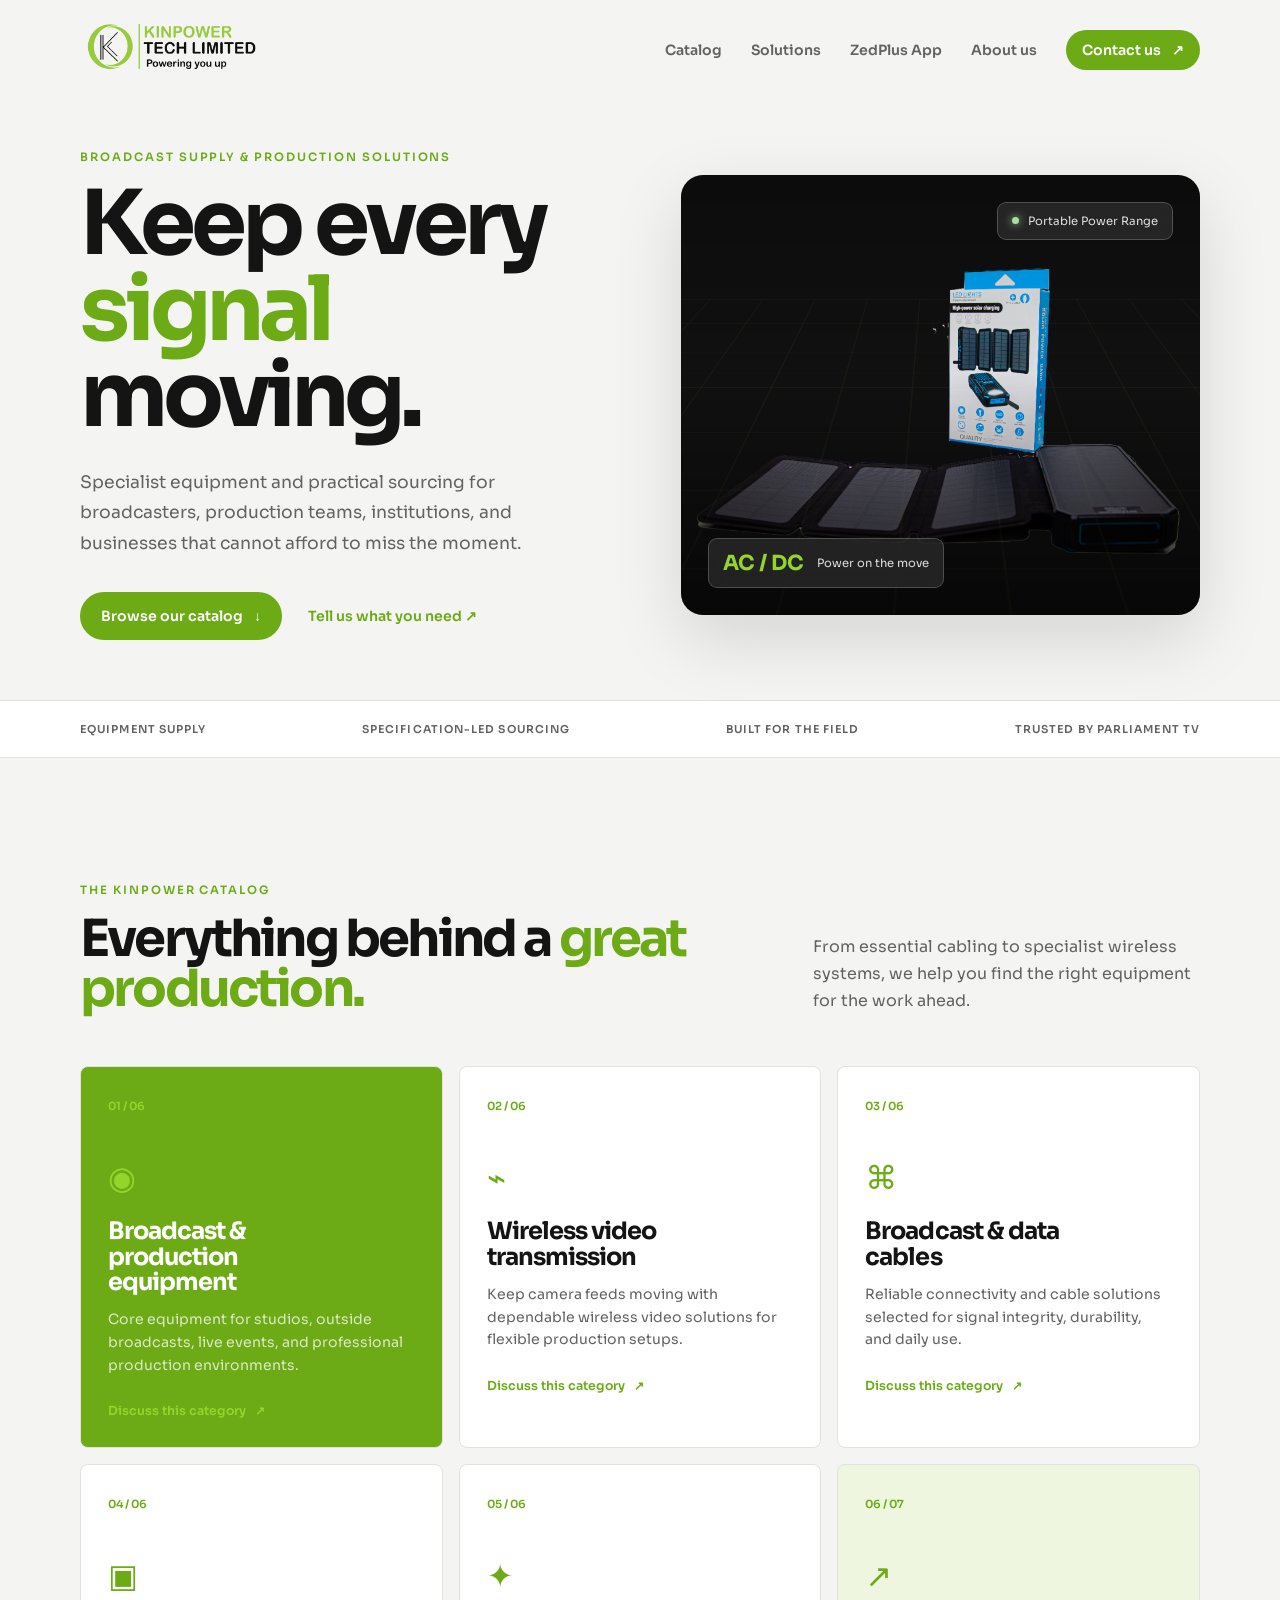
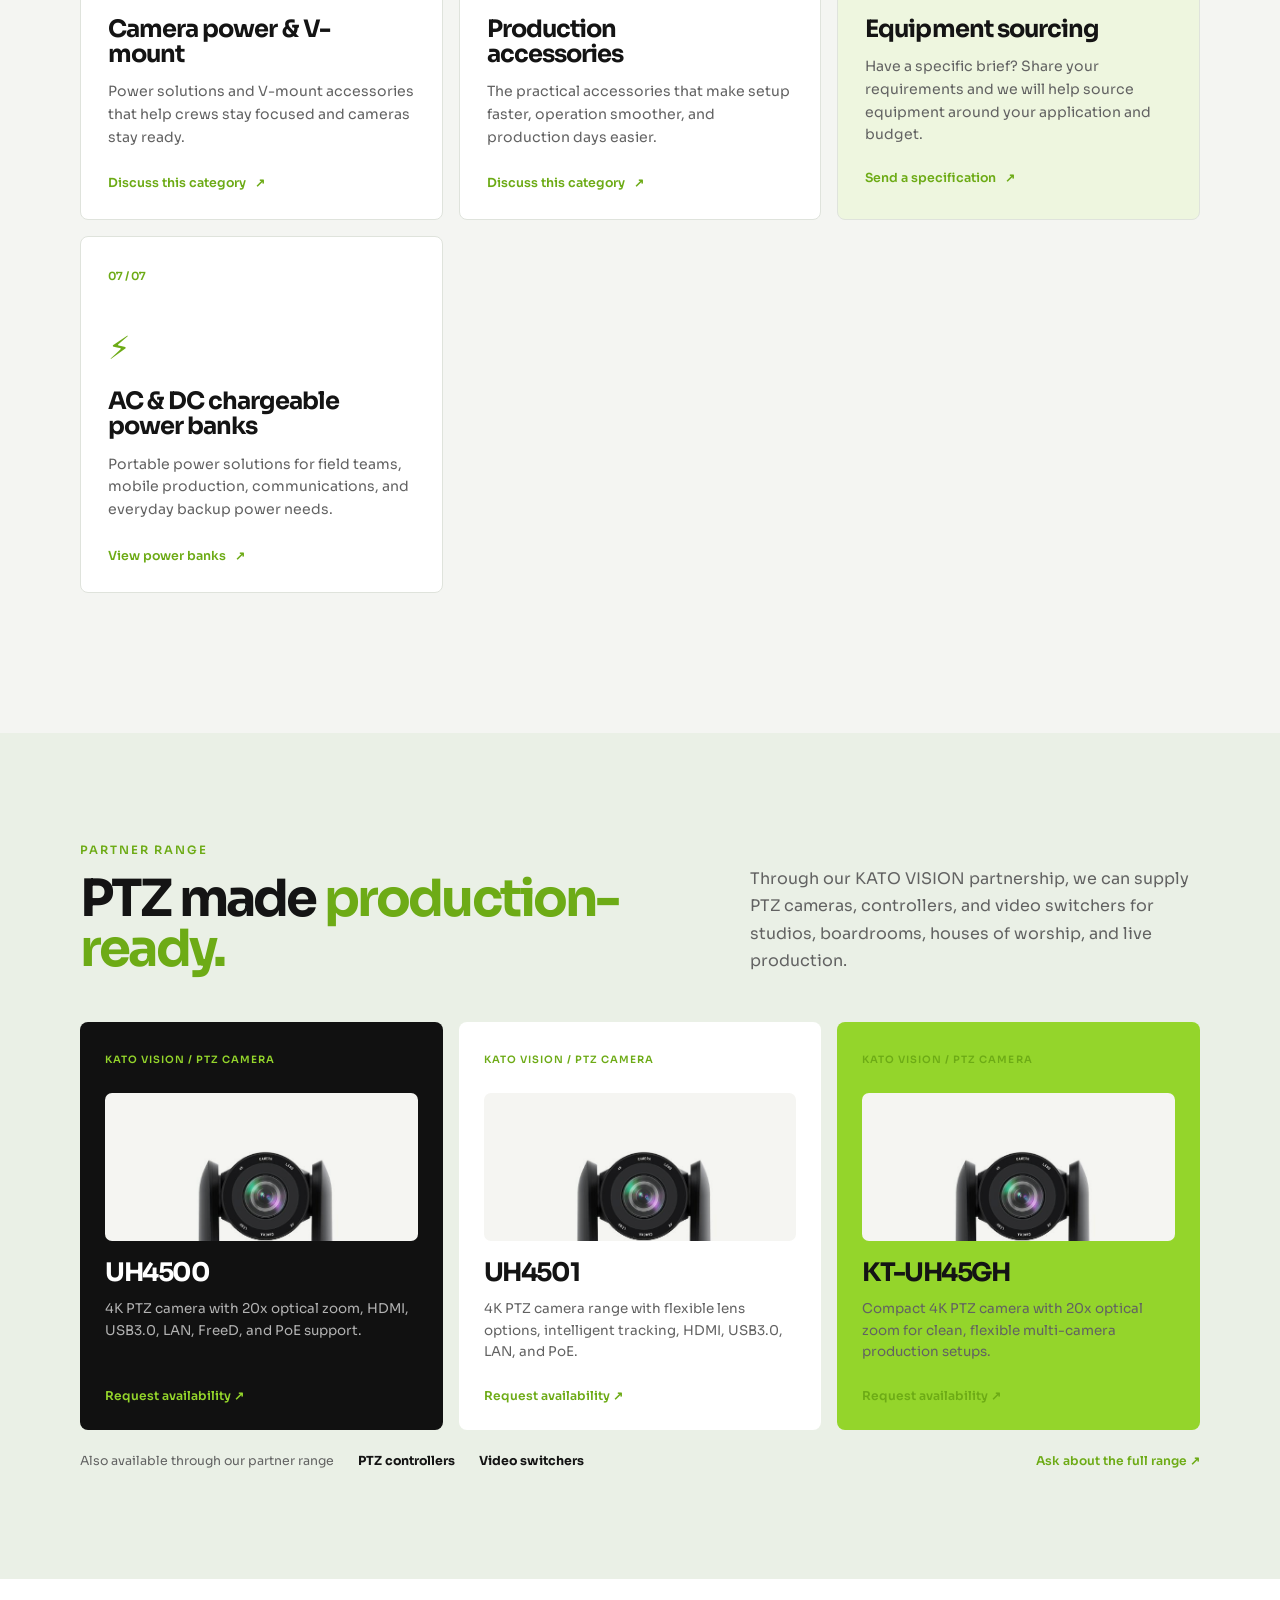
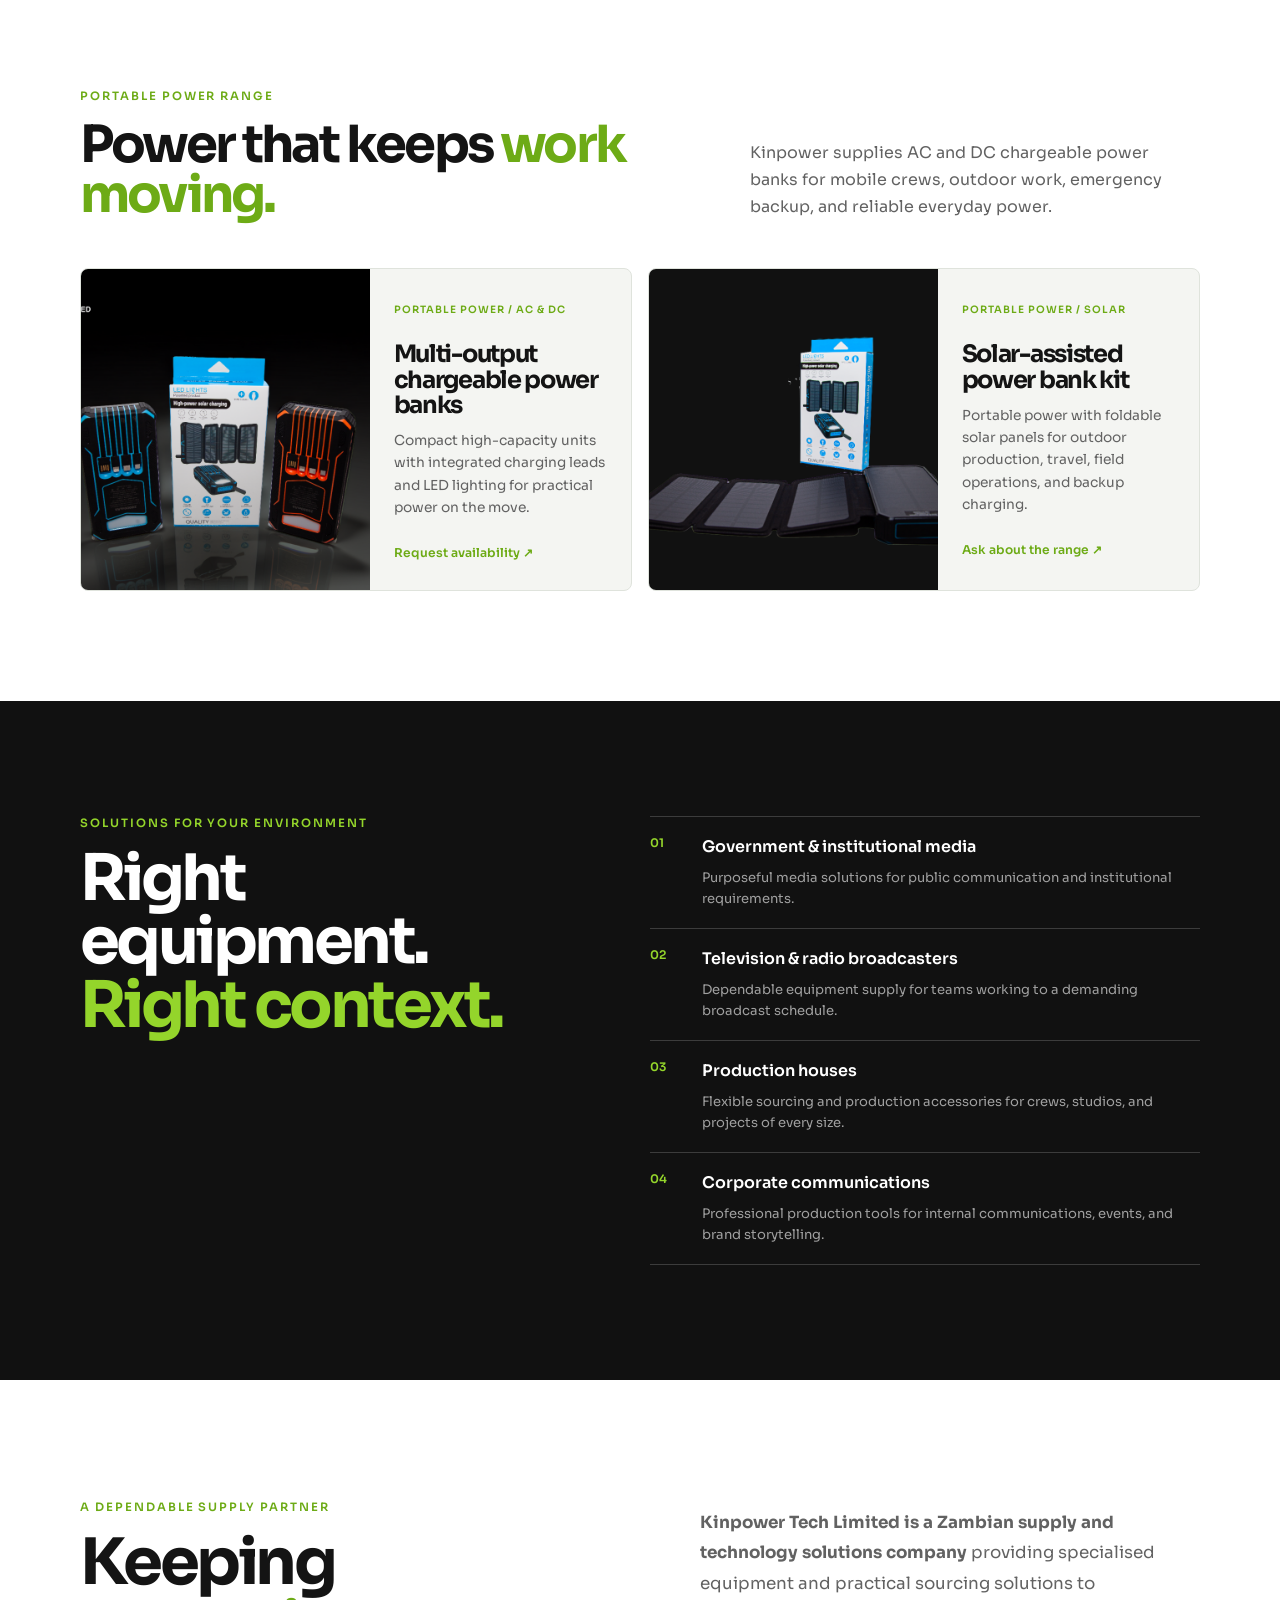
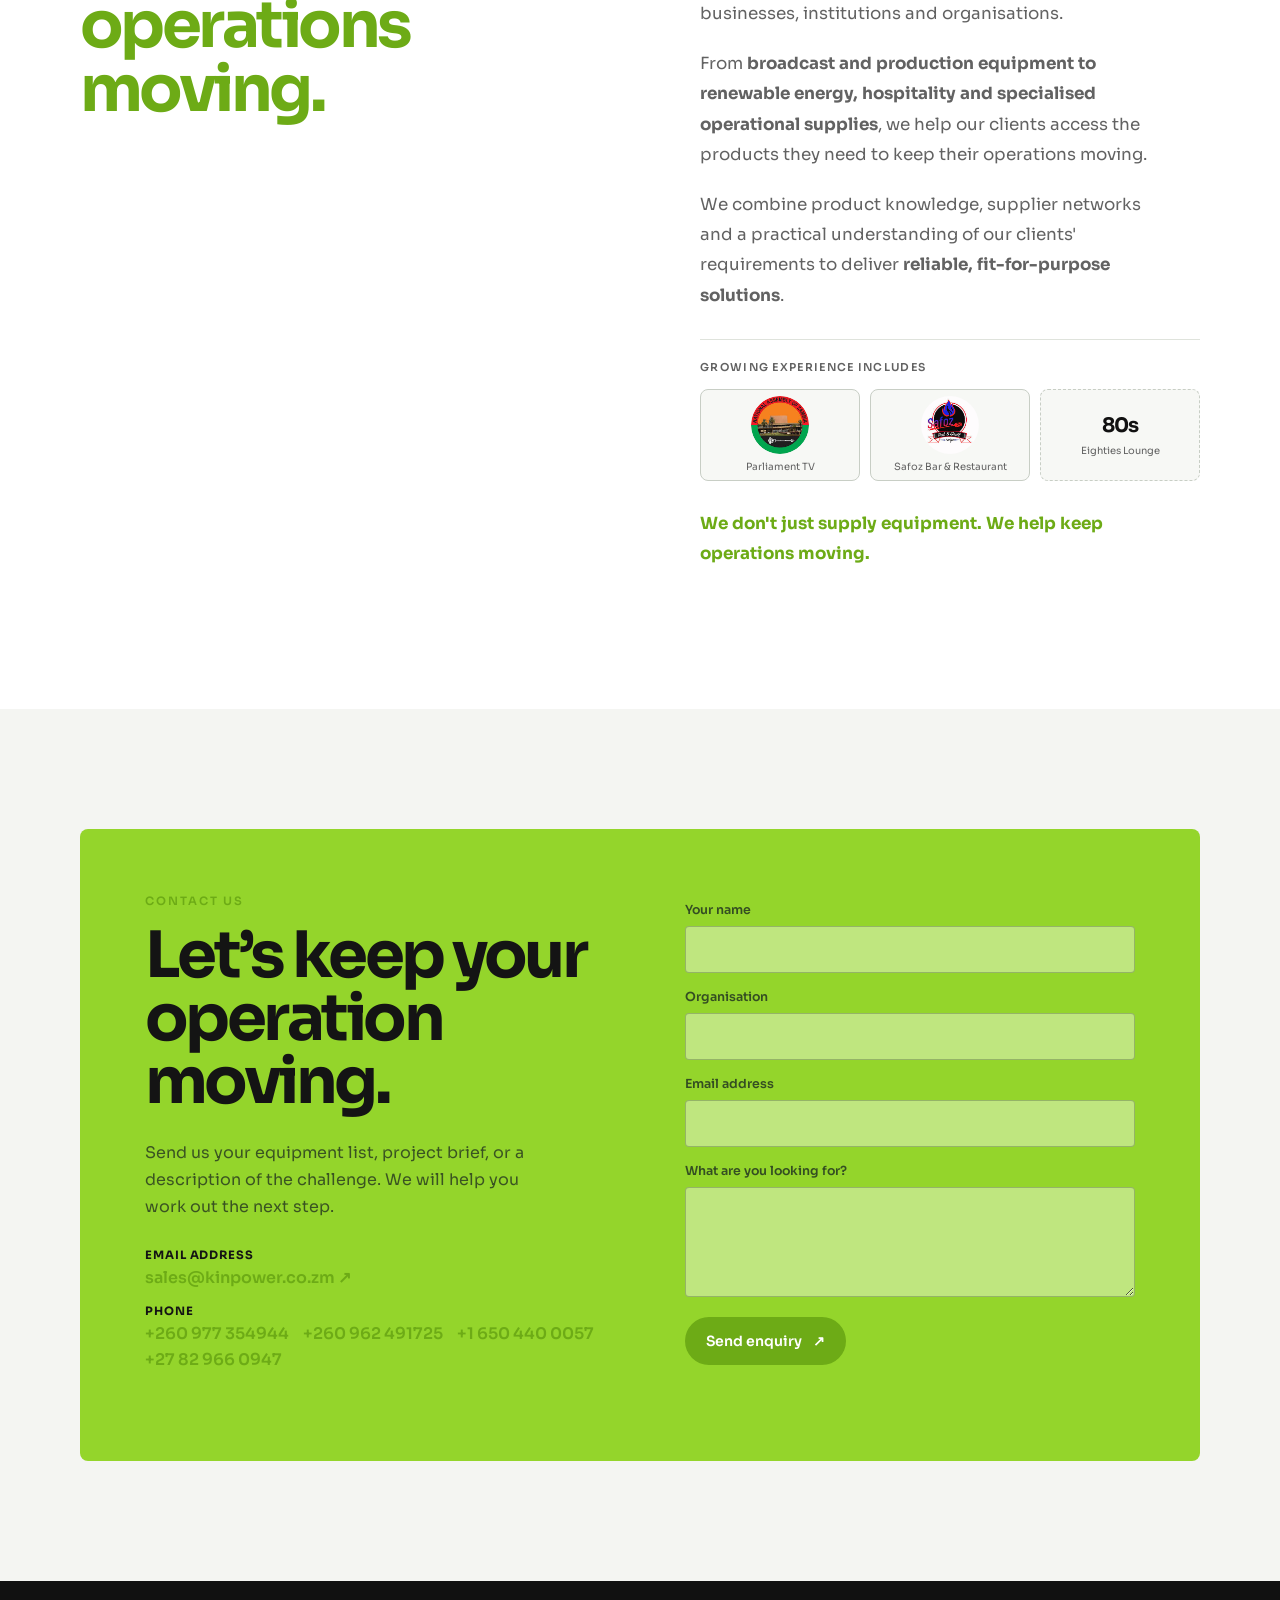
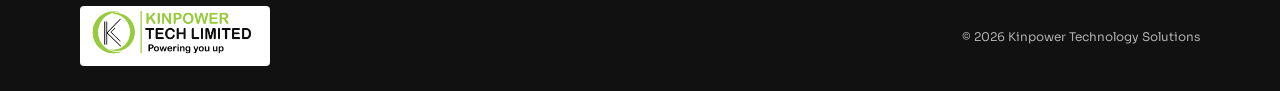
<file: index.html>
<!DOCTYPE html>
<html lang="en">
<head>
  <meta charset="UTF-8">
  <meta name="viewport" content="width=device-width, initial-scale=1.0">
  <meta name="description" content="Kinpower Tech Limited supplies broadcast, production, wireless video, camera power, and custom-sourced media equipment.">
  <title>Kinpower Tech Limited | Broadcast & Production Equipment</title>
  <link rel="preconnect" href="https://fonts.googleapis.com">
  <link rel="preconnect" href="https://fonts.gstatic.com" crossorigin>
  <link href="https://fonts.googleapis.com/css2?family=Sora:wght@400;500;600;700&display=swap" rel="stylesheet">
  <link rel="stylesheet" href="styles.css">
</head>
<body>
  <header class="site-header">
    <nav class="nav container" aria-label="Main navigation">
      <a class="brand" href="#top" aria-label="Kinpower Tech Limited home">
        <img class="brand-logo" src="assets/kinpower-logo.png" alt="Kinpower Tech Limited">
      </a>
      <button class="menu-toggle" type="button" aria-expanded="false" aria-controls="site-menu">Menu</button>
      <div class="nav-links" id="site-menu">
        <a href="#catalog">Catalog</a>
        <a href="#solutions">Solutions</a>
        <a href="zedplus.html">ZedPlus App</a>
        <a href="#about">About us</a>
        <a href="#contact" class="nav-cta">Contact us <span aria-hidden="true">↗</span></a>
      </div>
    </nav>
  </header>

  <main id="top">
    <section class="hero container">
      <div class="hero-copy">
        <p class="eyebrow">Broadcast supply &amp; production solutions</p>
        <h1>Keep every <em>signal</em> moving.</h1>
        <p class="hero-text">Specialist equipment and practical sourcing for broadcasters, production teams, institutions, and businesses that cannot afford to miss the moment.</p>
        <div class="hero-actions">
          <a class="button button-primary" href="#catalog">Browse our catalog <span aria-hidden="true">↓</span></a>
          <a class="text-link" href="#contact">Tell us what you need <span aria-hidden="true">↗</span></a>
        </div>
      </div>
      <div class="hero-visual power-hero" aria-label="Portable Power Range">
        <img src="assets/power-bank-solar-kit.png" alt="Portable power bank with foldable solar charging panels">
        <div class="power-hero-overlay"></div>
        <div class="visual-label label-top"><span class="status-dot"></span> Portable Power Range</div>
        <div class="visual-label label-bottom"><strong>AC / DC</strong><span>Power on the move</span></div>
      </div>
    </section>

    <section class="trust-strip">
      <div class="container trust-inner">
        <span>Equipment supply</span>
        <span>Specification-led sourcing</span>
        <span>Built for the field</span>
        <span>Trusted by Parliament TV</span>
      </div>
    </section>

    <section class="section container" id="catalog">
      <div class="section-heading">
        <div>
          <p class="eyebrow">The Kinpower catalog</p>
          <h2>Everything behind a <em>great production.</em></h2>
        </div>
        <p>From essential cabling to specialist wireless systems, we help you find the right equipment for the work ahead.</p>
      </div>
      <div class="catalog-grid">
        <article class="catalog-card catalog-featured">
          <span class="card-number">01 / 06</span>
          <div class="card-icon" aria-hidden="true">◉</div>
          <h3>Broadcast &amp; production equipment</h3>
          <p>Core equipment for studios, outside broadcasts, live events, and professional production environments.</p>
          <a href="#contact" data-category="Broadcast & production equipment">Discuss this category <span aria-hidden="true">↗</span></a>
        </article>
        <article class="catalog-card">
          <span class="card-number">02 / 06</span>
          <div class="card-icon" aria-hidden="true">⌁</div>
          <h3>Wireless video transmission</h3>
          <p>Keep camera feeds moving with dependable wireless video solutions for flexible production setups.</p>
          <a href="#contact" data-category="Wireless video transmission">Discuss this category <span aria-hidden="true">↗</span></a>
        </article>
        <article class="catalog-card">
          <span class="card-number">03 / 06</span>
          <div class="card-icon" aria-hidden="true">⌘</div>
          <h3>Broadcast &amp; data cables</h3>
          <p>Reliable connectivity and cable solutions selected for signal integrity, durability, and daily use.</p>
          <a href="#contact" data-category="Broadcast & data cables">Discuss this category <span aria-hidden="true">↗</span></a>
        </article>
        <article class="catalog-card">
          <span class="card-number">04 / 06</span>
          <div class="card-icon" aria-hidden="true">▣</div>
          <h3>Camera power &amp; V-mount</h3>
          <p>Power solutions and V-mount accessories that help crews stay focused and cameras stay ready.</p>
          <a href="#contact" data-category="Camera power & V-mount solutions">Discuss this category <span aria-hidden="true">↗</span></a>
        </article>
        <article class="catalog-card">
          <span class="card-number">05 / 06</span>
          <div class="card-icon" aria-hidden="true">✦</div>
          <h3>Production accessories</h3>
          <p>The practical accessories that make setup faster, operation smoother, and production days easier.</p>
          <a href="#contact" data-category="Production accessories">Discuss this category <span aria-hidden="true">↗</span></a>
        </article>
        <article class="catalog-card catalog-sourcing">
          <span class="card-number">06 / 07</span>
          <div class="card-icon" aria-hidden="true">↗</div>
          <h3>Equipment sourcing</h3>
          <p>Have a specific brief? Share your requirements and we will help source equipment around your application and budget.</p>
          <a href="#contact" data-category="Equipment sourcing based on client specifications">Send a specification <span aria-hidden="true">↗</span></a>
        </article>
        <article class="catalog-card">
          <span class="card-number">07 / 07</span>
          <div class="card-icon" aria-hidden="true">⚡</div>
          <h3>AC &amp; DC chargeable power banks</h3>
          <p>Portable power solutions for field teams, mobile production, communications, and everyday backup power needs.</p>
          <a href="#power-banks" data-category="AC and DC chargeable power banks">View power banks <span aria-hidden="true">↗</span></a>
        </article>
      </div>
    </section>

    <section class="partner-section">
      <div class="container">
        <div class="partner-heading">
          <div>
            <p class="eyebrow">Partner range</p>
            <h2>PTZ made <em>production-ready.</em></h2>
          </div>
          <p>Through our KATO VISION partnership, we can supply PTZ cameras, controllers, and video switchers for studios, boardrooms, houses of worship, and live production.</p>
        </div>
        <div class="partner-grid">
          <article class="partner-card partner-card-dark">
            <span class="partner-label">KATO VISION / PTZ CAMERA</span>
            <div class="product-visual product-photo"><img src="assets/ptz-camera-kato-vision.jpeg" alt="KATO VISION PTZ camera"></div>
            <h3>UH4500</h3>
            <p>4K PTZ camera with 20x optical zoom, HDMI, USB3.0, LAN, FreeD, and PoE support.</p>
            <a href="#contact" data-category="KATO VISION UH4500 PTZ camera">Request availability <span aria-hidden="true">↗</span></a>
          </article>
          <article class="partner-card">
            <span class="partner-label">KATO VISION / PTZ CAMERA</span>
            <div class="product-visual product-photo"><img src="assets/ptz-camera-kato-vision.jpeg" alt="KATO VISION PTZ camera"></div>
            <h3>UH4501</h3>
            <p>4K PTZ camera range with flexible lens options, intelligent tracking, HDMI, USB3.0, LAN, and PoE.</p>
            <a href="#contact" data-category="KATO VISION UH4501 PTZ camera">Request availability <span aria-hidden="true">↗</span></a>
          </article>
          <article class="partner-card partner-card-accent">
            <span class="partner-label">KATO VISION / PTZ CAMERA</span>
            <div class="product-visual product-photo"><img src="assets/ptz-camera-kato-vision.jpeg" alt="KATO VISION PTZ camera"></div>
            <h3>KT-UH45GH</h3>
            <p>Compact 4K PTZ camera with 20x optical zoom for clean, flexible multi-camera production setups.</p>
            <a href="#contact" data-category="KATO VISION KT-UH45GH PTZ camera">Request availability <span aria-hidden="true">↗</span></a>
          </article>
        </div>
        <div class="partner-footer">
          <span>Also available through our partner range</span>
          <strong>PTZ controllers</strong>
          <strong>Video switchers</strong>
          <a href="#contact" data-category="KATO VISION PTZ controllers and video switchers">Ask about the full range <span aria-hidden="true">↗</span></a>
        </div>
      </div>
    </section>

    <section class="power-section" id="power-banks">
      <div class="container">
        <div class="partner-heading">
          <div>
            <p class="eyebrow">Portable power range</p>
            <h2>Power that keeps <em>work moving.</em></h2>
          </div>
          <p>Kinpower supplies AC and DC chargeable power banks for mobile crews, outdoor work, emergency backup, and reliable everyday power.</p>
        </div>
        <div class="power-grid">
          <article class="power-card">
            <div class="power-image"><img src="assets/power-bank-charging-kit.png" alt="AC and DC chargeable power banks with integrated cables"></div>
            <div class="power-card-copy">
              <span class="partner-label">PORTABLE POWER / AC &amp; DC</span>
              <h3>Multi-output chargeable power banks</h3>
              <p>Compact high-capacity units with integrated charging leads and LED lighting for practical power on the move.</p>
              <a href="#contact" data-category="AC and DC chargeable power banks">Request availability <span aria-hidden="true">↗</span></a>
            </div>
          </article>
          <article class="power-card">
            <div class="power-image"><img src="assets/power-bank-solar-kit.png" alt="Portable power bank with foldable solar charging panels"></div>
            <div class="power-card-copy">
              <span class="partner-label">PORTABLE POWER / SOLAR</span>
              <h3>Solar-assisted power bank kit</h3>
              <p>Portable power with foldable solar panels for outdoor production, travel, field operations, and backup charging.</p>
              <a href="#contact" data-category="Solar-assisted power bank kit">Ask about the range <span aria-hidden="true">↗</span></a>
            </div>
          </article>
        </div>
      </div>
    </section>

    <section class="solutions-section" id="solutions">
      <div class="container solutions-layout">
        <div>
          <p class="eyebrow">Solutions for your environment</p>
          <h2>Right equipment.<br><em>Right context.</em></h2>
        </div>
        <div class="audience-list">
          <div class="audience-item"><span>01</span><strong>Government &amp; institutional media</strong><p>Purposeful media solutions for public communication and institutional requirements.</p></div>
          <div class="audience-item"><span>02</span><strong>Television &amp; radio broadcasters</strong><p>Dependable equipment supply for teams working to a demanding broadcast schedule.</p></div>
          <div class="audience-item"><span>03</span><strong>Production houses</strong><p>Flexible sourcing and production accessories for crews, studios, and projects of every size.</p></div>
          <div class="audience-item"><span>04</span><strong>Corporate communications</strong><p>Professional production tools for internal communications, events, and brand storytelling.</p></div>
        </div>
      </div>
    </section>

    <section class="proof-section" id="about">
      <div class="container proof-layout">
        <div>
          <p class="eyebrow">A dependable supply partner</p>
          <h2>Keeping <em>operations moving.</em></h2>
        </div>
        <div class="proof-copy">
          <p><strong>Kinpower Tech Limited is a Zambian supply and technology solutions company</strong> providing specialised equipment and practical sourcing solutions to businesses, institutions and organisations.</p>
          <p>From <strong>broadcast and production equipment to renewable energy, hospitality and specialised operational supplies</strong>, we help our clients access the products they need to keep their operations moving.</p>
          <p>We combine product knowledge, supplier networks and a practical understanding of our clients' requirements to deliver <strong>reliable, fit-for-purpose solutions</strong>.</p>
          <div class="proof-client">
            <p class="client-heading">Growing experience includes</p>
            <div class="client-logo-grid">
              <div class="client-logo-placeholder client-logo-image"><img src="assets/parliament-tv-logo.jpg" alt="Parliament TV logo"><small>Parliament TV</small></div>
              <div class="client-logo-placeholder client-logo-image"><img src="assets/safoz-logo.jpg" alt="Safoz Bar and Restaurant logo"><small>Safoz Bar &amp; Restaurant</small></div>
              <div class="client-logo-placeholder"><span>80s</span><small>Eighties Lounge</small></div>
            </div>
          </div>
          <p class="proof-tagline"><strong>We don't just supply equipment. We help keep operations moving.</strong></p>
        </div>
      </div>
    </section>

    <section class="contact-section container" id="contact">
      <div class="contact-panel">
        <div class="contact-copy">
          <p class="eyebrow">Contact us</p>
          <h2>Let’s keep your operation moving.</h2>
          <p>Send us your equipment list, project brief, or a description of the challenge. We will help you work out the next step.</p>
          <div class="contact-details">
            <p class="contact-note"><strong>Email address</strong><a href="mailto:sales@kinpower.co.zm">sales@kinpower.co.zm <span aria-hidden="true">↗</span></a></p>
            <p class="contact-note"><strong>Phone</strong><span class="phone-list"><a href="tel:+260977354944">+260 977 354944</a><a href="tel:+260962491725">+260 962 491725</a><a href="tel:+16504400057">+1 650 440 0057</a><a href="tel:+27829660947">+27 82 966 0947</a></span></p>
          </div>
        </div>
        <form id="contact-form" class="contact-form">
          <label for="name">Your name</label>
          <input id="name" name="name" type="text" required>
          <label for="organisation">Organisation</label>
          <input id="organisation" name="organisation" type="text">
          <label for="email">Email address</label>
          <input id="email" name="email" type="email" required>
          <label for="requirement">What are you looking for?</label>
          <textarea id="requirement" name="requirement" rows="4" required></textarea>
          <button class="button button-light" type="submit">Send enquiry <span aria-hidden="true">↗</span></button>
          <p id="form-status" class="form-status" role="status"></p>
        </form>
      </div>
    </section>
  </main>

  <footer class="footer">
    <div class="container footer-inner">
      <a class="brand" href="#top"><img class="brand-logo" src="assets/kinpower-logo.png" alt="Kinpower Tech Limited"></a>
      <p>© 2026 Kinpower Technology Solutions</p>
    </div>
  </footer>
  <script src="script.js"></script>
</body>
</html>
</file>
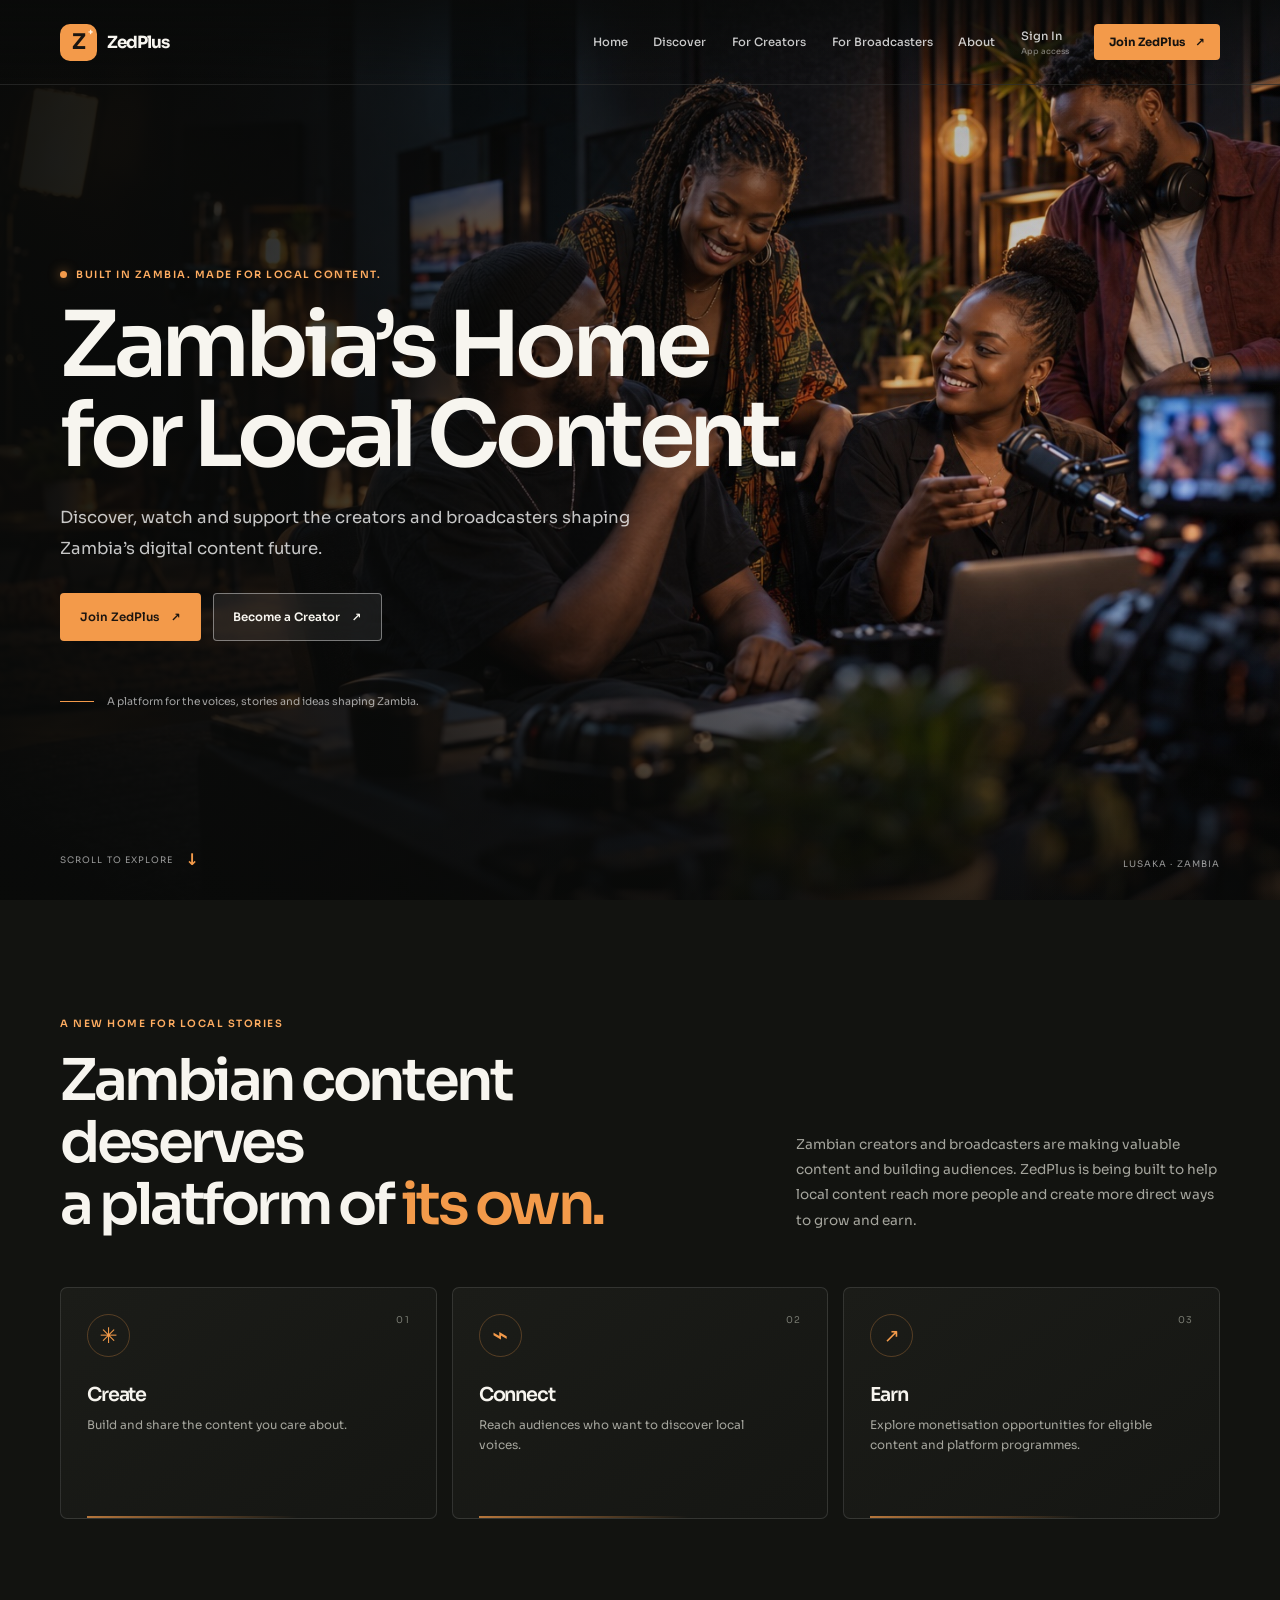
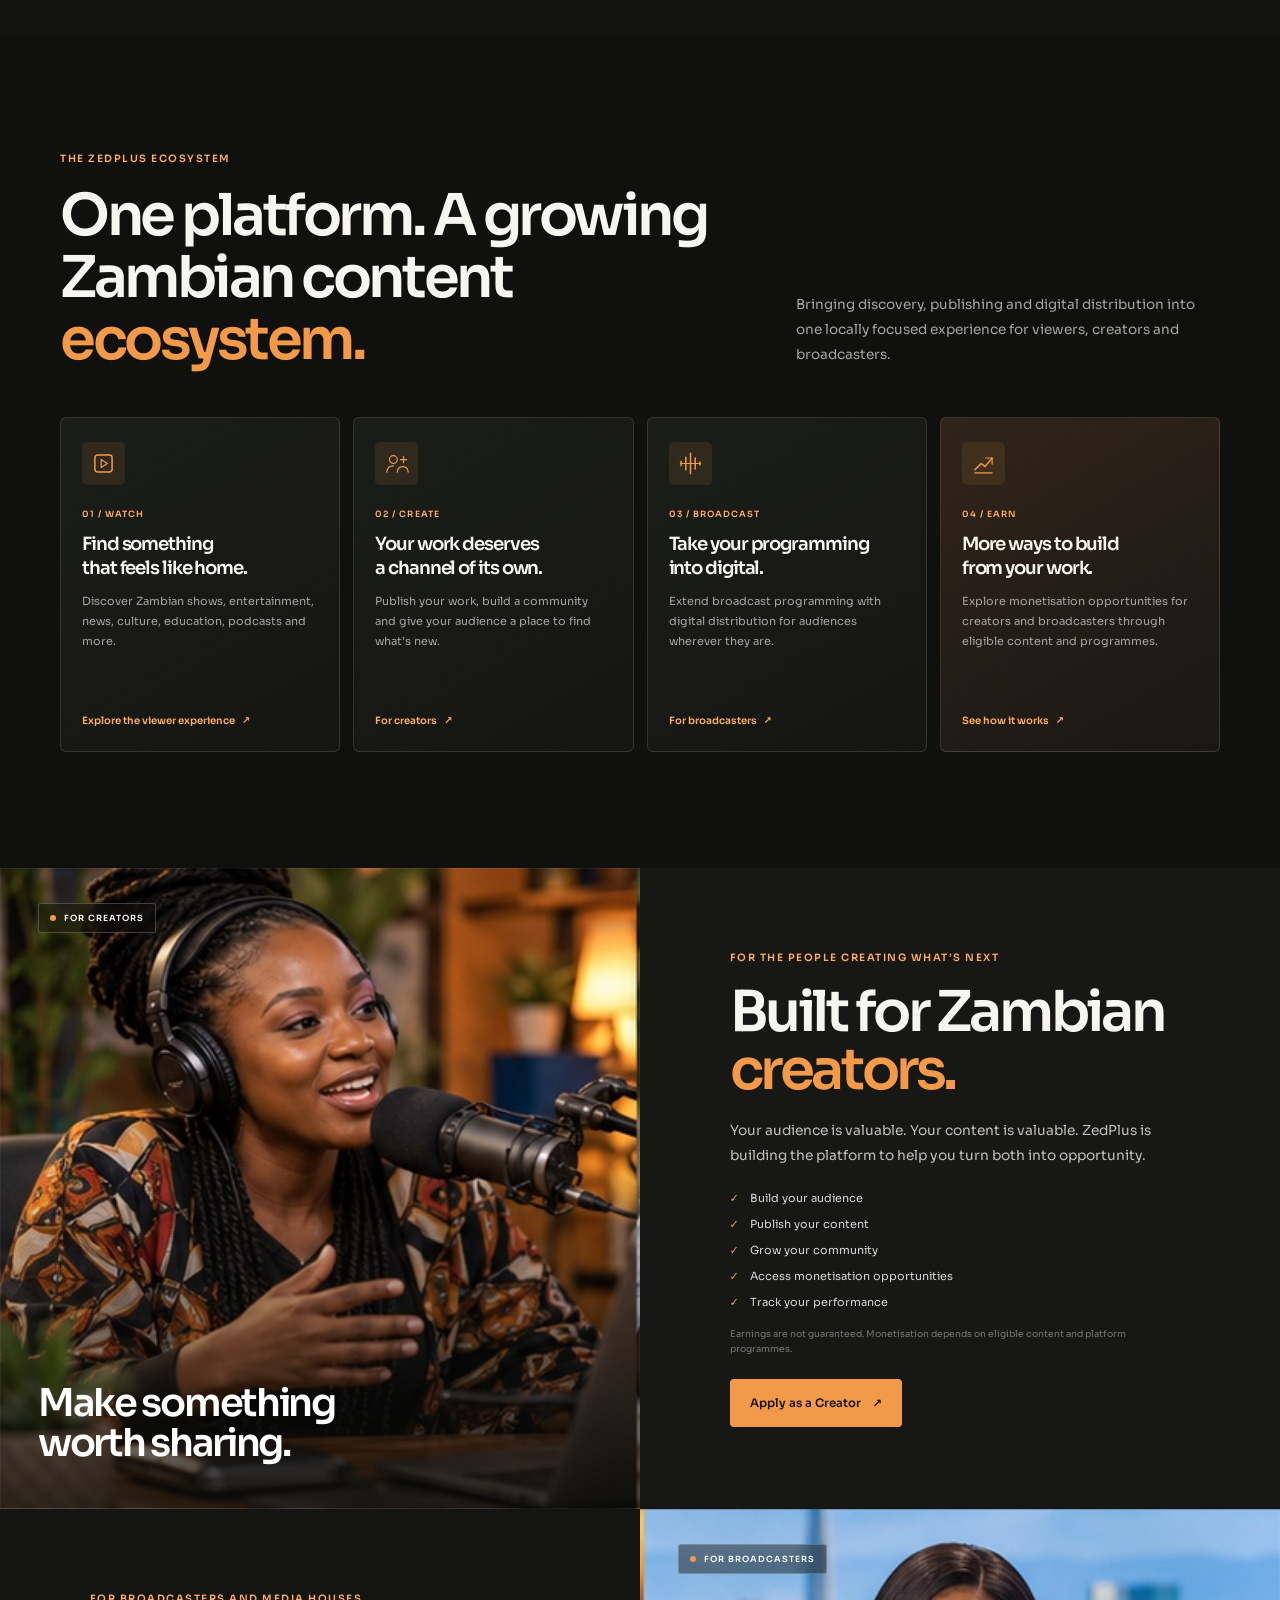
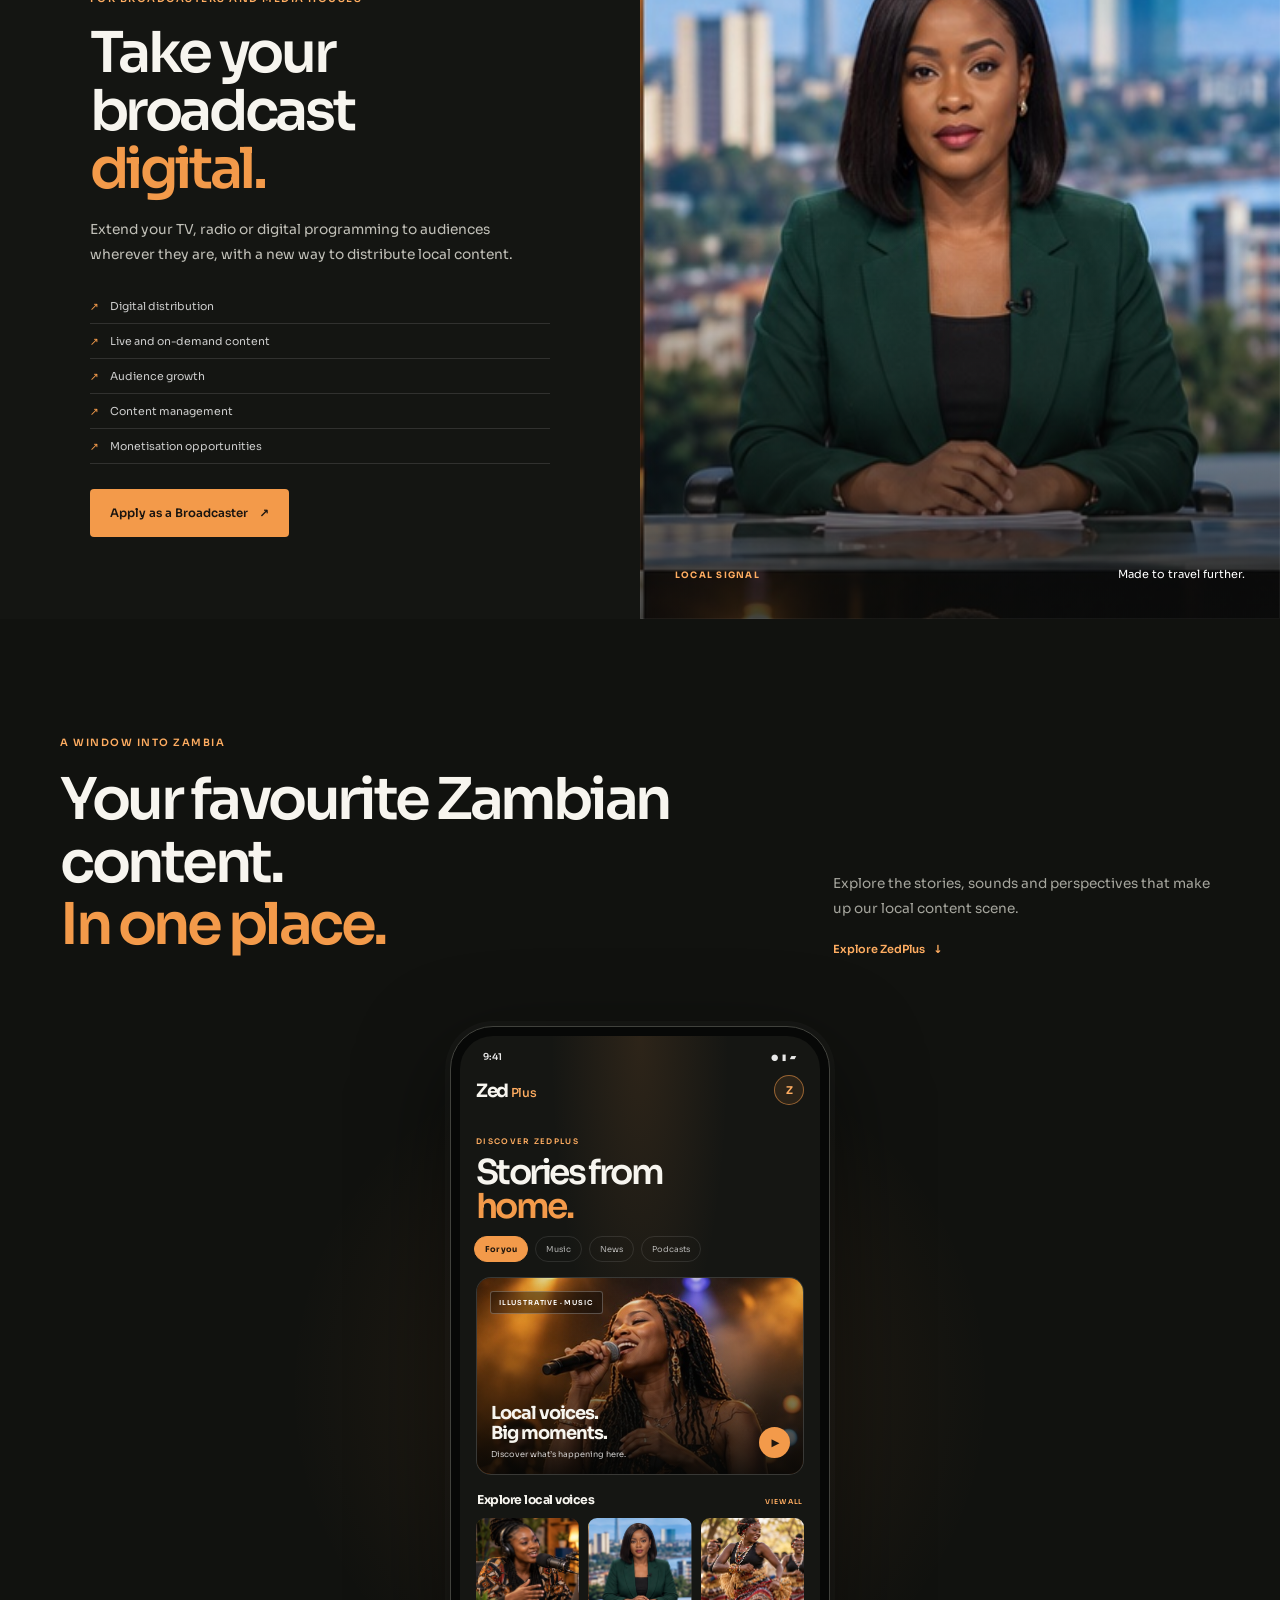
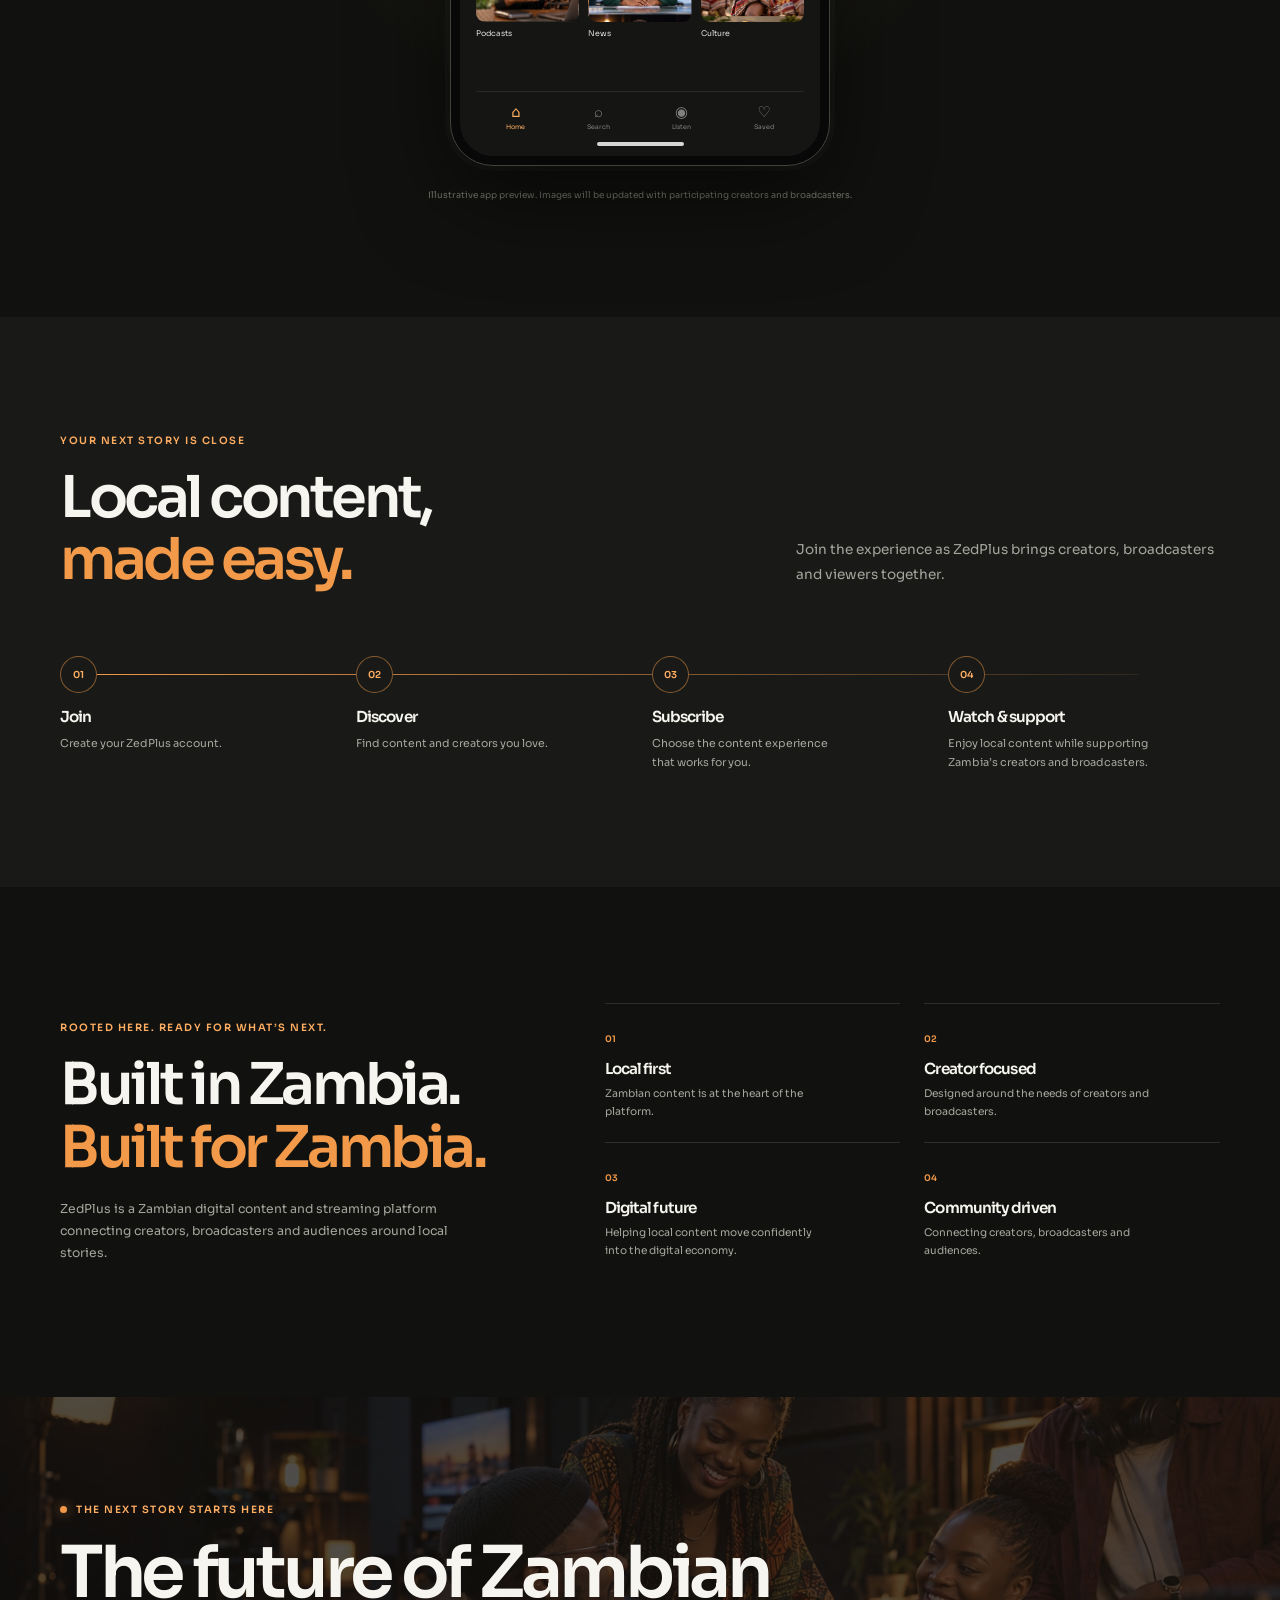
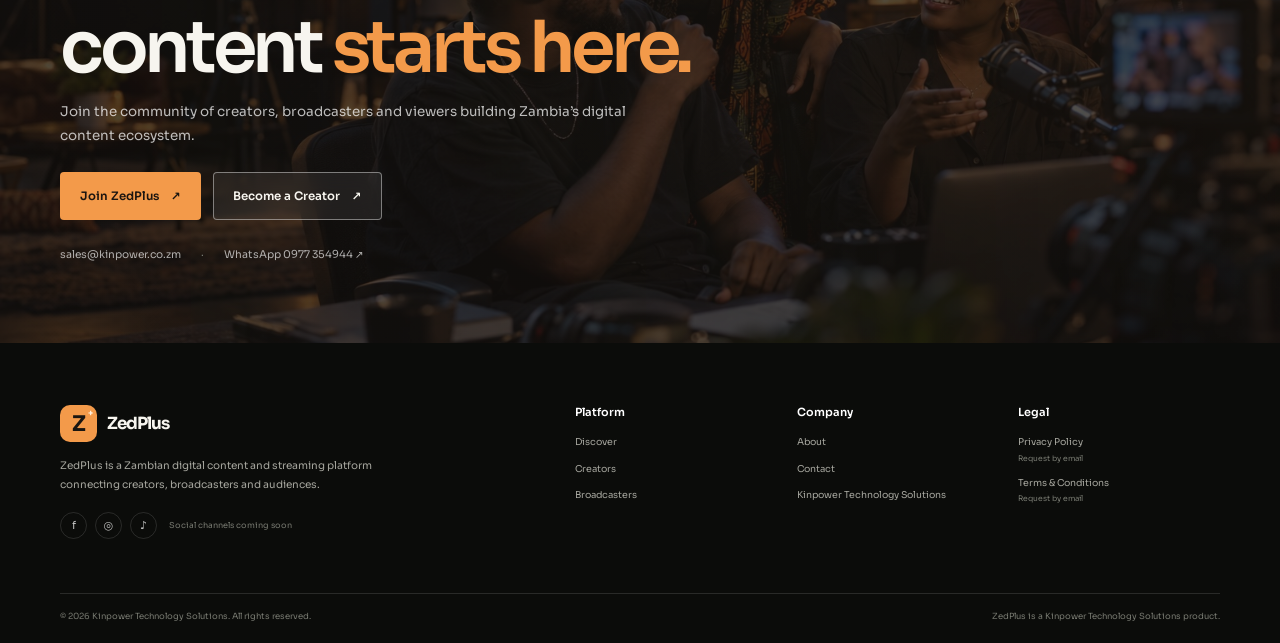
<file: zedplus.html>
<!DOCTYPE html>
<html lang="en">
<head>
  <meta charset="UTF-8">
  <meta name="viewport" content="width=device-width, initial-scale=1.0">
  <meta name="theme-color" content="#10110f">
  <meta name="description" content="Discover, watch and support Zambian creators and broadcasters on ZedPlus, a digital platform built for Zambia’s local content ecosystem.">
  <meta property="og:type" content="website">
  <meta property="og:title" content="ZedPlus — Zambia’s Home for Local Content">
  <meta property="og:description" content="Discover, watch and support Zambian creators and broadcasters on ZedPlus.">
  <meta property="og:url" content="https://kinpower.co.zm/zedplus.html">
  <meta property="og:image" content="https://kinpower.co.zm/assets/zedplus-creator-hero.jpg">
  <title>ZedPlus — Zambia’s Home for Local Content</title>
  <link rel="preconnect" href="https://fonts.googleapis.com">
  <link rel="preconnect" href="https://fonts.gstatic.com" crossorigin>
  <link href="https://fonts.googleapis.com/css2?family=Sora:wght@400;500;600;700&display=swap" rel="stylesheet">
  <link rel="stylesheet" href="zedplus.css">
</head>
<body>
  <a class="skip-link" href="#main-content">Skip to content</a>
  <header class="site-header">
    <nav class="nav container" aria-label="Main navigation">
      <a class="zed-brand" href="#home" aria-label="ZedPlus home"><span class="zed-mark" aria-hidden="true">Z<span>+</span></span><span class="zed-wordmark">ZedPlus</span></a>
      <button class="nav-toggle" type="button" aria-expanded="false" aria-controls="primary-navigation"><span class="sr-only">Open navigation</span><i></i><i></i></button>
      <div class="nav-links" id="primary-navigation">
        <a href="#home">Home</a>
        <a href="#viewer">Discover</a>
        <a href="#creators">For Creators</a>
        <a href="#broadcasters">For Broadcasters</a>
        <a href="#about">About</a>
        <a class="sign-in-link" href="#contact" title="Sign-in access will be available when ZedPlus opens. Contact Kinpower to ask about access.">Sign In <small>App access</small></a>
        <a class="nav-join" href="mailto:sales@kinpower.co.zm?subject=Join%20ZedPlus&amp;body=Hello%20Kinpower%2C%20I%E2%80%99d%20like%20to%20know%20how%20to%20join%20ZedPlus.">Join ZedPlus <span aria-hidden="true">↗</span></a>
      </div>
    </nav>
  </header>

  <main id="main-content">
    <section class="hero" id="home" aria-labelledby="hero-title">
      <img class="hero-image" src="assets/zedplus-creator-hero.jpg" alt="Zambian creators talking together in a video and podcast studio" fetchpriority="high">
      <div class="hero-shade"></div>
      <div class="container hero-content">
        <p class="eyebrow"><span class="live-dot"></span> Built in Zambia. Made for local content.</p>
        <h1 id="hero-title">Zambia’s Home<br>for Local Content.</h1>
        <p class="hero-lede">Discover, watch and support the creators and broadcasters shaping Zambia’s digital content future.</p>
        <div class="hero-actions">
          <a class="button button-primary" href="mailto:sales@kinpower.co.zm?subject=Join%20ZedPlus&amp;body=Hello%20Kinpower%2C%20I%E2%80%99d%20like%20to%20know%20how%20to%20join%20ZedPlus.">Join ZedPlus <span aria-hidden="true">↗</span></a>
          <a class="button button-glass" href="mailto:sales@kinpower.co.zm?subject=ZedPlus%20Creator%20Enquiry">Become a Creator <span aria-hidden="true">↗</span></a>
        </div>
        <div class="hero-proof"><span class="proof-line"></span><span>A platform for the voices, stories and ideas shaping Zambia.</span></div>
      </div>
      <a class="hero-scroll" href="#why-local"><span>Scroll to explore</span><b aria-hidden="true">↓</b></a>
      <span class="hero-location">LUSAKA · ZAMBIA</span>
    </section>

    <section class="problem-section section-pad" id="why-local" aria-labelledby="problem-title">
      <div class="container">
        <div class="section-heading section-heading-wide">
          <div><p class="eyebrow">A new home for local stories</p><h2 id="problem-title">Zambian content deserves<br>a platform of <em>its own.</em></h2></div>
          <p>Zambian creators and broadcasters are making valuable content and building audiences. ZedPlus is being built to help local content reach more people and create more direct ways to grow and earn.</p>
        </div>
        <div class="three-card-grid">
          <article class="principle-card"><span class="card-index">01</span><span class="principle-icon" aria-hidden="true">✳</span><h3>Create</h3><p>Build and share the content you care about.</p><div class="card-rule"></div></article>
          <article class="principle-card"><span class="card-index">02</span><span class="principle-icon icon-connect" aria-hidden="true">⌁</span><h3>Connect</h3><p>Reach audiences who want to discover local voices.</p><div class="card-rule"></div></article>
          <article class="principle-card"><span class="card-index">03</span><span class="principle-icon icon-earn" aria-hidden="true">↗</span><h3>Earn</h3><p>Explore monetisation opportunities for eligible content and platform programmes.</p><div class="card-rule"></div></article>
        </div>
      </div>
    </section>

    <section class="ecosystem-section section-pad" aria-labelledby="ecosystem-title">
      <div class="container">
        <div class="section-heading section-heading-wide">
          <div><p class="eyebrow">The ZedPlus ecosystem</p><h2 id="ecosystem-title">One platform. A growing<br>Zambian content <em>ecosystem.</em></h2></div>
          <p>Bringing discovery, publishing and digital distribution into one locally focused experience for viewers, creators and broadcasters.</p>
        </div>
        <div class="feature-grid">
          <article class="feature-card"><span class="feature-icon" aria-hidden="true"><svg viewBox="0 0 32 32"><path d="M5 8.5A3.5 3.5 0 0 1 8.5 5h15A3.5 3.5 0 0 1 27 8.5v15a3.5 3.5 0 0 1-3.5 3.5h-15A3.5 3.5 0 0 1 5 23.5z"/><path d="m13 11 8 5-8 5z"/></svg></span><span class="feature-label">01 / WATCH</span><h3>Find something<br>that feels like home.</h3><p>Discover Zambian shows, entertainment, news, culture, education, podcasts and more.</p><a href="#viewer" class="card-link">Explore the viewer experience <span aria-hidden="true">↗</span></a></article>
          <article class="feature-card"><span class="feature-icon" aria-hidden="true"><svg viewBox="0 0 32 32"><circle cx="12" cy="11" r="5"/><path d="M3.5 27c.5-5.2 3.3-8 8.5-8m9-8h8m-4-4v8m-8 12c.4-4.5 2.7-7 7-7s6.6 2.5 7 7"/></svg></span><span class="feature-label">02 / CREATE</span><h3>Your work deserves<br>a channel of its own.</h3><p>Publish your work, build a community and give your audience a place to find what’s new.</p><a href="#creators" class="card-link">For creators <span aria-hidden="true">↗</span></a></article>
          <article class="feature-card"><span class="feature-icon" aria-hidden="true"><svg viewBox="0 0 32 32"><path d="M4 13v6m6-11v16m6-21v26m6-20v14m6-9v4"/><path d="M3 16h26"/></svg></span><span class="feature-label">03 / BROADCAST</span><h3>Take your programming<br>into digital.</h3><p>Extend broadcast programming with digital distribution for audiences wherever they are.</p><a href="#broadcasters" class="card-link">For broadcasters <span aria-hidden="true">↗</span></a></article>
          <article class="feature-card feature-card-accent"><span class="feature-icon" aria-hidden="true"><svg viewBox="0 0 32 32"><path d="M5 24 13 16l5 4 9-11"/><path d="M19 9h8v8"/><path d="M5 28h22"/></svg></span><span class="feature-label">04 / EARN</span><h3>More ways to build<br>from your work.</h3><p>Explore monetisation opportunities for creators and broadcasters through eligible content and programmes.</p><a href="#creators" class="card-link">See how it works <span aria-hidden="true">↗</span></a></article>
        </div>
      </div>
    </section>

    <section class="creator-section split-section" id="creators" aria-labelledby="creator-title">
      <div class="split-image creator-image" role="img" aria-label="Zambian podcast creator recording a show in a studio"><span class="image-tag"><i></i> FOR CREATORS</span><span class="image-caption">Make something<br>worth sharing.</span></div>
      <div class="split-copy">
        <p class="eyebrow">For the people creating what’s next</p>
        <h2 id="creator-title">Built for Zambian<br><em>creators.</em></h2>
        <p class="split-lede">Your audience is valuable. Your content is valuable. ZedPlus is building the platform to help you turn both into opportunity.</p>
        <ul class="check-list"><li>Build your audience</li><li>Publish your content</li><li>Grow your community</li><li>Access monetisation opportunities</li><li>Track your performance</li></ul>
        <p class="fine-print">Earnings are not guaranteed. Monetisation depends on eligible content and platform programmes.</p>
        <a class="button button-primary" href="mailto:sales@kinpower.co.zm?subject=ZedPlus%20Creator%20Application">Apply as a Creator <span aria-hidden="true">↗</span></a>
      </div>
    </section>

    <section class="broadcaster-section split-section" id="broadcasters" aria-labelledby="broadcaster-title">
      <div class="split-copy">
        <p class="eyebrow">For broadcasters and media houses</p>
        <h2 id="broadcaster-title">Take your broadcast<br><em>digital.</em></h2>
        <p class="split-lede">Extend your TV, radio or digital programming to audiences wherever they are, with a new way to distribute local content.</p>
        <div class="broadcaster-features"><span>Digital distribution</span><span>Live and on-demand content</span><span>Audience growth</span><span>Content management</span><span>Monetisation opportunities</span></div>
        <a class="button button-primary" href="mailto:sales@kinpower.co.zm?subject=ZedPlus%20Broadcaster%20Enquiry">Apply as a Broadcaster <span aria-hidden="true">↗</span></a>
      </div>
      <div class="split-image broadcaster-image" role="img" aria-label="Zambian broadcaster presenting a programme in a modern studio"><span class="image-tag"><i></i> FOR BROADCASTERS</span><span class="broadcast-overlay"><b>LOCAL SIGNAL</b><span>Made to travel further.</span></span></div>
    </section>

    <section class="viewer-section section-pad" id="viewer" aria-labelledby="viewer-title">
      <div class="container">
        <div class="section-heading">
          <div><p class="eyebrow">A window into Zambia</p><h2 id="viewer-title">Your favourite Zambian content.<br><em>In one place.</em></h2></div>
          <div class="viewer-heading-copy"><p>Explore the stories, sounds and perspectives that make up our local content scene.</p><a class="text-link" href="#how-it-works">Explore ZedPlus <span aria-hidden="true">↓</span></a></div>
        </div>
        <div class="app-showcase" role="img" aria-label="Illustrative preview of the ZedPlus mobile app, featuring local music, podcasts and creators.">
          <div class="app-phone">
            <div class="app-screen">
              <div class="app-status"><span>9:41</span><span class="app-status-icons" aria-hidden="true">● ▮ ▰</span></div>
              <div class="app-topbar"><span class="app-wordmark">Zed<span>Plus</span></span><span class="app-profile-mark" aria-hidden="true">Z</span></div>
              <div class="app-welcome"><span>DISCOVER ZEDPLUS</span><h3>Stories from<br><em>home.</em></h3></div>
              <div class="app-categories" aria-hidden="true"><span class="is-active">For you</span><span>Music</span><span>News</span><span>Podcasts</span></div>
              <div class="app-feature-card">
                <div class="app-feature-art" style="--sheet-x:-33.333%;--sheet-y:0%"><img src="assets/zedplus-content-grid.jpg" alt="" loading="lazy"></div>
                <div class="app-feature-shade"></div>
                <div class="app-feature-label">ILLUSTRATIVE · MUSIC</div>
                <div class="app-feature-copy"><strong>Local voices.<br>Big moments.</strong><span>Discover what’s happening here.</span></div>
                <span class="app-play-mark" aria-hidden="true">▶</span>
              </div>
              <div class="app-row-heading"><h4>Explore local voices</h4><span>VIEW ALL</span></div>
              <div class="app-creators" aria-hidden="true">
                <div class="app-creator"><div class="app-creator-art"><img src="assets/zedplus-content-grid.jpg" alt="" loading="lazy"></div><span>Podcasts</span></div>
                <div class="app-creator"><div class="app-creator-art"><img src="assets/zedplus-content-grid.jpg" alt="" loading="lazy"></div><span>News</span></div>
                <div class="app-creator"><div class="app-creator-art"><img src="assets/zedplus-content-grid.jpg" alt="" loading="lazy"></div><span>Culture</span></div>
              </div>
              <div class="app-bottom-nav" aria-hidden="true"><span class="selected"><b>⌂</b>Home</span><span><b>⌕</b>Search</span><span><b>◉</b>Listen</span><span><b>♡</b>Saved</span></div>
              <div class="app-home-indicator" aria-hidden="true"></div>
            </div>
          </div>
        </div>
        <p class="image-disclaimer">Illustrative app preview. Images will be updated with participating creators and broadcasters.</p>
      </div>
    </section>

    <section class="how-section section-pad" aria-labelledby="how-title">
      <div class="container" id="how-it-works">
        <div class="section-heading"><div><p class="eyebrow">Your next story is close</p><h2 id="how-title">Local content,<br><em>made easy.</em></h2></div><p>Join the experience as ZedPlus brings creators, broadcasters and viewers together.</p></div>
        <ol class="steps-grid"><li><span>01</span><h3>Join</h3><p>Create your ZedPlus account.</p></li><li><span>02</span><h3>Discover</h3><p>Find content and creators you love.</p></li><li><span>03</span><h3>Subscribe</h3><p>Choose the content experience that works for you.</p></li><li><span>04</span><h3>Watch &amp; support</h3><p>Enjoy local content while supporting Zambia’s creators and broadcasters.</p></li></ol>
      </div>
    </section>

    <section class="about-section section-pad" id="about" aria-labelledby="about-title">
      <div class="container">
        <div class="about-intro"><p class="eyebrow">Rooted here. Ready for what’s next.</p><h2 id="about-title">Built in Zambia.<br><em>Built for Zambia.</em></h2><p>ZedPlus is a Zambian digital content and streaming platform connecting creators, broadcasters and audiences around local stories.</p></div>
        <div class="values-grid"><article><span>01</span><h3>Local first</h3><p>Zambian content is at the heart of the platform.</p></article><article><span>02</span><h3>Creator focused</h3><p>Designed around the needs of creators and broadcasters.</p></article><article><span>03</span><h3>Digital future</h3><p>Helping local content move confidently into the digital economy.</p></article><article><span>04</span><h3>Community driven</h3><p>Connecting creators, broadcasters and audiences.</p></article></div>
      </div>
    </section>

    <section class="final-cta" id="contact" aria-labelledby="cta-title">
      <div class="cta-backdrop"></div><div class="container cta-content">
        <p class="eyebrow"><span class="live-dot"></span> The next story starts here</p>
        <h2 id="cta-title">The future of Zambian<br>content <em>starts here.</em></h2>
        <p>Join the community of creators, broadcasters and viewers building Zambia’s digital content ecosystem.</p>
        <div class="hero-actions"><a class="button button-primary" href="mailto:sales@kinpower.co.zm?subject=Join%20ZedPlus&amp;body=Hello%20Kinpower%2C%20I%E2%80%99d%20like%20to%20know%20how%20to%20join%20ZedPlus.">Join ZedPlus <span aria-hidden="true">↗</span></a><a class="button button-glass" href="mailto:sales@kinpower.co.zm?subject=ZedPlus%20Creator%20Enquiry">Become a Creator <span aria-hidden="true">↗</span></a></div>
        <div class="contact-options"><a href="mailto:sales@kinpower.co.zm">sales@kinpower.co.zm</a><a href="https://wa.me/260977354944?text=Hello%20Kinpower%2C%20I%27d%20like%20to%20enquire%20about%20ZedPlus." target="_blank" rel="noopener noreferrer">WhatsApp 0977 354944 <span aria-hidden="true">↗</span></a></div>
      </div>
    </section>
  </main>

  <footer class="site-footer">
    <div class="container footer-main">
      <div class="footer-brand"><a class="zed-brand" href="#home" aria-label="ZedPlus home"><span class="zed-mark" aria-hidden="true">Z<span>+</span></span><span class="zed-wordmark">ZedPlus</span></a><p>ZedPlus is a Zambian digital content and streaming platform connecting creators, broadcasters and audiences.</p><div class="social-coming" aria-label="ZedPlus social media links will be added soon"><span aria-hidden="true">f</span><span aria-hidden="true">◎</span><span aria-hidden="true">♪</span><small>Social channels coming soon</small></div></div>
      <div class="footer-links"><div><h3>Platform</h3><a href="#viewer">Discover</a><a href="#creators">Creators</a><a href="#broadcasters">Broadcasters</a></div><div><h3>Company</h3><a href="#about">About</a><a href="#contact">Contact</a><a href="index.html">Kinpower Technology Solutions</a></div><div><h3>Legal</h3><a href="mailto:sales@kinpower.co.zm?subject=ZedPlus%20Privacy%20Policy%20request">Privacy Policy <small>Request by email</small></a><a href="mailto:sales@kinpower.co.zm?subject=ZedPlus%20Terms%20and%20Conditions%20request">Terms &amp; Conditions <small>Request by email</small></a></div></div>
    </div>
    <div class="container footer-bottom"><span>© 2026 Kinpower Technology Solutions. All rights reserved.</span><span>ZedPlus is a Kinpower Technology Solutions product.</span></div>
  </footer>
  <script src="zedplus.js"></script>
</body>
</html>
</file>
<file: styles.css>
:root {
  --ink: #141414;
  --muted: #626262;
  --paper: #f4f5f2;
  --white: #fff;
  --green: #94d52b;
  --green-dark: #6dab16;
  --navy: #111111;
  --line: #dfe3dc;
  --orange: #94d52b;
  --shadow: 0 24px 70px rgba(0, 0, 0, .13);
}

* { box-sizing: border-box; }
html { scroll-behavior: smooth; }
body { margin: 0; color: var(--ink); background: var(--paper); font-family: "Sora", ui-sans-serif, system-ui, -apple-system, BlinkMacSystemFont, "Segoe UI", sans-serif; }
a { color: inherit; text-decoration: none; }
.container { width: min(1120px, calc(100% - 48px)); margin: 0 auto; }
.site-header { position: absolute; z-index: 2; top: 0; width: 100%; }
.nav { display: flex; align-items: center; justify-content: space-between; padding: 24px 0; }
.brand { display: inline-flex; align-items: center; }
.brand-logo { display: block; width: 190px; height: auto; }
.brand-accent { color: var(--green-dark); }
.nav-links { display: flex; align-items: center; gap: 29px; color: var(--muted); font-family: "Sora", ui-sans-serif, sans-serif; font-size: .88rem; font-weight: 600; }
.nav-links a:hover, .text-link:hover { color: var(--green-dark); }
.nav-cta { padding: 11px 16px; border-radius: 99px; color: var(--white) !important; background: var(--green-dark); }
.nav-cta span, .button span { margin-left: 8px; }
.menu-toggle { display: none; border: 0; background: transparent; color: var(--ink); font: 600 .88rem "Sora", ui-sans-serif, sans-serif; }
.hero { display: grid; min-height: 700px; grid-template-columns: 1.02fr .98fr; align-items: center; gap: 60px; padding-top: 90px; }
.eyebrow { margin: 0 0 17px; color: var(--green-dark); font-family: "Sora", ui-sans-serif, sans-serif; font-size: .72rem; font-weight: 600; letter-spacing: .17em; text-transform: uppercase; }
h1, h2, h3 { margin: 0; font-family: "Sora", ui-sans-serif, sans-serif; font-weight: 700; letter-spacing: -.055em; }
h1 { max-width: 650px; font-size: clamp(3.5rem, 7vw, 6.6rem); line-height: .96; }
h1 em, h2 em { color: var(--green-dark); font-style: normal; }
.hero-text { max-width: 500px; margin: 28px 0 34px; color: var(--muted); font-size: 1.08rem; line-height: 1.75; }
.hero-actions { display: flex; align-items: center; gap: 26px; }
.button { display: inline-block; border: 0; border-radius: 99px; padding: 15px 21px; font-family: "Sora", ui-sans-serif, sans-serif; font-size: .88rem; font-weight: 600; cursor: pointer; }
.button-primary { color: var(--white); background: var(--green-dark); }.button-primary:hover { background: #244e35; }
.text-link { color: var(--green-dark); font-family: "Sora", ui-sans-serif, sans-serif; font-size: .88rem; font-weight: 600; }
.hero-visual { position: relative; min-height: 440px; overflow: hidden; border-radius: 22px; background: var(--navy); box-shadow: var(--shadow); }
.hero-visual::before { position: absolute; inset: 0; opacity: .2; background-image: linear-gradient(rgba(148,213,43,.28) 1px, transparent 1px), linear-gradient(90deg, rgba(148,213,43,.28) 1px, transparent 1px); background-size: 48px 48px; content: ""; transform: perspective(500px) rotateX(55deg) translateY(100px) scale(1.5); }
.power-hero { background: #111; }.power-hero::before { z-index: 1; opacity: .16; }.power-hero > img { display: block; width: 100%; height: 100%; min-height: 440px; object-fit: cover; }.power-hero-overlay { position: absolute; z-index: 1; inset: 0; background: linear-gradient(180deg, rgba(0,0,0,.28), transparent 45%, rgba(0,0,0,.55)); }
.signal-ring { position: absolute; top: 50%; left: 50%; border: 1px solid rgba(148,213,43,.48); border-radius: 50%; transform: translate(-50%, -50%); }
.ring-one { width: 210px; height: 210px; }.ring-two { width: 320px; height: 320px; opacity: .65; }.ring-three { width: 470px; height: 470px; opacity: .4; }
.signal-core { position: absolute; top: 50%; left: 50%; width: 120px; height: 120px; border-radius: 50%; background: radial-gradient(circle at 35% 30%, #d8f6a0, #94d52b 60%, #6dab16); box-shadow: 0 0 100px rgba(148,213,43,.65); transform: translate(-50%, -50%); }
.visual-label { position: absolute; z-index: 1; display: flex; align-items: center; gap: 9px; border: 1px solid rgba(255,255,255,.2); border-radius: 9px; padding: 11px 14px; color: rgba(255,255,255,.85); background: rgba(255,255,255,.1); backdrop-filter: blur(10px); font-size: .72rem; }
.label-top { top: 27px; right: 27px; }.label-bottom { bottom: 27px; left: 27px; gap: 13px; }.label-bottom strong { color: var(--green); font-size: 1.3rem; }
.status-dot { width: 7px; height: 7px; border-radius: 50%; background: #a9df9e; box-shadow: 0 0 9px #a9df9e; }
.trust-strip { border-top: 1px solid var(--line); border-bottom: 1px solid var(--line); background: var(--white); }
.trust-inner { display: flex; justify-content: space-between; gap: 20px; padding: 21px 0; color: var(--muted); font-family: "Sora", ui-sans-serif, sans-serif; font-size: .68rem; font-weight: 600; letter-spacing: .1em; text-transform: uppercase; }
.section { padding-top: 125px; padding-bottom: 140px; }.section-heading { display: grid; grid-template-columns: 1.2fr .7fr; align-items: end; gap: 70px; margin-bottom: 52px; }.section-heading h2 { max-width: 610px; font-size: clamp(2.5rem, 4vw, 4.25rem); line-height: .98; }.section-heading > p { margin: 0; color: var(--muted); line-height: 1.7; }
.catalog-grid { display: grid; grid-template-columns: repeat(3, 1fr); gap: 16px; }.catalog-card { position: relative; min-height: 320px; padding: 27px; border: 1px solid var(--line); border-radius: 8px; background: var(--white); transition: transform .2s, box-shadow .2s; }.catalog-card:hover { box-shadow: var(--shadow); transform: translateY(-5px); }.catalog-featured { color: var(--white); background: var(--green-dark); }.catalog-sourcing { background: #eef6df; }.card-number { color: var(--green-dark); font-family: "Sora", ui-sans-serif, sans-serif; font-size: .7rem; font-weight: 600; }.catalog-featured .card-number { color: var(--green); }.card-icon { margin: 43px 0 21px; color: var(--green-dark); font-size: 2rem; }.catalog-featured .card-icon { color: var(--green); }.catalog-card h3 { max-width: 260px; margin-bottom: 13px; font-size: 1.5rem; line-height: 1.05; letter-spacing: -.04em; }.catalog-card p { min-height: 71px; margin: 0 0 20px; color: var(--muted); font-size: .88rem; line-height: 1.62; }.catalog-featured p { color: rgba(255,255,255,.75); }.catalog-card a { color: var(--green-dark); font-family: "Sora", ui-sans-serif, sans-serif; font-size: .78rem; font-weight: 600; }.catalog-featured a { color: var(--green); }.catalog-card a span { margin-left: 6px; }
.partner-section { padding: 110px 0; background: #eaf0e6; }.partner-heading { display: grid; grid-template-columns: 1fr .75fr; align-items: end; gap: 70px; margin-bottom: 48px; }.partner-heading h2 { font-size: clamp(2.5rem, 4vw, 4.25rem); line-height: .98; }.partner-heading > p { margin: 0; color: var(--muted); line-height: 1.7; }.partner-grid { display: grid; grid-template-columns: repeat(3, 1fr); gap: 16px; }.partner-card { min-height: 390px; padding: 25px; border-radius: 8px; color: var(--ink); background: var(--white); }.partner-card-dark { color: var(--white); background: var(--navy); }.partner-card-accent { background: var(--green); }.partner-label { color: var(--green-dark); font-family: "Sora", ui-sans-serif, sans-serif; font-size: .63rem; font-weight: 600; letter-spacing: .1em; }.partner-card-dark .partner-label { color: var(--green); }.product-visual { position: relative; height: 148px; margin: 25px 0 15px; overflow: hidden; border-radius: 7px; background: #202622; }.partner-card:not(.partner-card-dark):not(.partner-card-accent) .product-visual { background: #e3e9e1; }.partner-card-accent .product-visual { background: rgba(255,255,255,.42); }
.product-photo { display: grid; place-items: center; padding: 10px; background: #f5f5f2 !important; }.product-photo img { width: 100%; height: 100%; object-fit: contain; mix-blend-mode: multiply; }
.camera-body { position: absolute; top: 39px; left: 50%; width: 91px; height: 57px; border-radius: 27px 27px 13px 13px; background: linear-gradient(145deg, #69756c, #171c19 78%); box-shadow: inset -8px -8px 13px rgba(0,0,0,.24), 0 8px 0 -3px #303a32; transform: translateX(-50%); }.camera-body::after { position: absolute; right: 10px; bottom: 8px; width: 11px; height: 5px; border-radius: 50%; background: var(--green); box-shadow: -22px 0 0 rgba(255,255,255,.2); content: ""; }.light-camera .camera-body { background: linear-gradient(145deg, #d3dad4, #68756b 78%); box-shadow: inset -8px -8px 13px rgba(0,0,0,.18), 0 8px 0 -3px #a3afa6; }.compact-camera .camera-body { width: 76px; height: 50px; top: 43px; }
.camera-lens { position: absolute; z-index: 1; top: 47px; left: 50%; width: 53px; height: 53px; border: 8px solid #121614; border-radius: 50%; background: radial-gradient(circle at 34% 27%, #e6ffb9 0 5%, #84c42b 7% 14%, #263d2b 17% 37%, #080b09 40%); box-shadow: 0 3px 5px rgba(0,0,0,.5); transform: translateX(-50%); }.camera-lens::after { position: absolute; top: 50%; left: 50%; width: 18px; height: 18px; border: 2px solid rgba(148,213,43,.6); border-radius: 50%; content: ""; transform: translate(-50%, -50%); }.light-camera .camera-lens { border-color: #4f5d52; }.compact-camera .camera-lens { top: 50px; width: 45px; height: 45px; }
.camera-neck { position: absolute; bottom: 36px; left: 50%; width: 24px; height: 28px; border-radius: 4px 4px 9px 9px; background: #303a32; transform: translateX(-50%); }.camera-base { position: absolute; bottom: 25px; left: 50%; width: 137px; height: 21px; border-radius: 48% 48% 35% 35%; background: linear-gradient(#364139, #101411); box-shadow: 0 5px 8px rgba(0,0,0,.35); transform: translateX(-50%); }.camera-base::after { position: absolute; right: 17px; bottom: 7px; width: 5px; height: 5px; border-radius: 50%; background: var(--green); box-shadow: -11px 0 0 #69776c; content: ""; }.light-camera .camera-base { background: linear-gradient(#96a39a, #566359); }.compact-camera .camera-base { width: 116px; }
.partner-card h3 { margin-bottom: 10px; font-size: 1.6rem; }.partner-card p { min-height: 66px; margin: 0 0 20px; color: var(--muted); font-size: .84rem; line-height: 1.6; }.partner-card-dark p { color: rgba(255,255,255,.68); }.partner-card a, .partner-footer a { color: var(--green-dark); font-family: "Sora", ui-sans-serif, sans-serif; font-size: .76rem; font-weight: 600; }.partner-card-dark a { color: var(--green); }.partner-footer { display: flex; align-items: center; gap: 24px; padding-top: 23px; color: var(--muted); font-size: .78rem; }.partner-footer strong { color: var(--ink); }.partner-footer a { margin-left: auto; }
.power-section { padding: 110px 0; background: var(--white); }.power-grid { display: grid; grid-template-columns: repeat(2, 1fr); gap: 16px; }.power-card { display: grid; grid-template-columns: 1.05fr .95fr; overflow: hidden; border: 1px solid var(--line); border-radius: 8px; background: var(--paper); }.power-image { min-height: 285px; background: #111; }.power-image img { display: block; width: 100%; height: 100%; object-fit: cover; }.power-card-copy { padding: 28px 24px; }.power-card h3 { margin: 24px 0 12px; font-size: 1.5rem; line-height: 1.05; }.power-card p { margin: 0 0 22px; color: var(--muted); font-size: .86rem; line-height: 1.62; }.power-card a { color: var(--green-dark); font-family: "Sora", ui-sans-serif, sans-serif; font-size: .76rem; font-weight: 600; }
.solutions-section { padding: 115px 0; color: var(--white); background: var(--navy); }.solutions-layout { display: grid; grid-template-columns: .9fr 1.1fr; gap: 120px; }.solutions-section .eyebrow { color: var(--green); }.solutions-section h2 { font-size: clamp(2.7rem, 5vw, 4.6rem); line-height: .99; }.solutions-section h2 em { color: var(--green); }.audience-list { display: grid; gap: 0; border-top: 1px solid rgba(255,255,255,.18); }.audience-item { display: grid; grid-template-columns: 35px 1fr; gap: 10px 17px; padding: 19px 0; border-bottom: 1px solid rgba(255,255,255,.18); }.audience-item > span { color: var(--green); font-family: "Sora", ui-sans-serif, sans-serif; font-size: .74rem; font-weight: 600; }.audience-item strong { font-family: "Sora", ui-sans-serif, sans-serif; font-size: 1rem; font-weight: 600; }.audience-item p { grid-column: 2; margin: 0; color: rgba(255,255,255,.6); font-size: .82rem; line-height: 1.6; }
.proof-section { padding: 120px 0; background: var(--white); }.proof-layout { display: grid; grid-template-columns: 1fr 1fr; gap: 120px; }.proof-section .eyebrow { color: var(--green-dark); }.proof-section h2 { font-size: clamp(2.7rem, 5vw, 4.6rem); line-height: .99; }.proof-copy > p { max-width: 470px; margin: 0 0 20px; color: var(--muted); font-size: 1.05rem; line-height: 1.8; }.proof-copy > p:first-child { margin-top: 8px; }.proof-client { margin-top: 28px; border-top: 1px solid var(--line); padding-top: 20px; }.client-heading { margin: 0 0 15px; color: var(--muted); font-family: "Sora", ui-sans-serif, sans-serif; font-size: .68rem; font-weight: 600; letter-spacing: .12em; text-transform: uppercase; }.client-logo-grid { display: grid; grid-template-columns: repeat(3, 1fr); gap: 10px; }.client-logo-placeholder { display: grid; min-height: 92px; align-content: center; justify-items: center; gap: 7px; border: 1px dashed #c8cec5; border-radius: 8px; color: var(--navy); background: #f7f8f5; text-align: center; }.client-logo-placeholder span { font-family: "Sora", ui-sans-serif, sans-serif; font-size: 1.25rem; font-weight: 700; letter-spacing: -.04em; }.client-logo-placeholder small { color: var(--muted); font-size: .62rem; line-height: 1.2; }.proof-tagline { margin-top: 28px !important; color: var(--green-dark) !important; }
.client-logo-image { border-style: solid; }.client-logo-image img { display: block; width: 58px; height: 58px; border-radius: 50%; object-fit: cover; }
.contact-section { padding-top: 120px; padding-bottom: 120px; }.contact-panel { display: grid; grid-template-columns: 1fr 1fr; gap: 90px; padding: 65px; border-radius: 8px; background: var(--green); }.contact-copy h2 { max-width: 450px; font-size: clamp(2.5rem, 5vw, 4.5rem); line-height: .98; }.contact-copy > p:not(.eyebrow) { max-width: 390px; margin: 25px 0; color: rgba(23,35,31,.72); line-height: 1.7; }.contact-details { display: grid; gap: 16px; margin-top: 28px; }.contact-note { display: grid; gap: 5px; margin: 0 !important; }.contact-note strong { font-family: "Sora", ui-sans-serif, sans-serif; font-size: .72rem; letter-spacing: .08em; text-transform: uppercase; }.contact-note a { color: var(--green-dark); font-family: "Sora", ui-sans-serif, sans-serif; font-weight: 600; }.phone-list { display: flex; flex-wrap: wrap; gap: 5px 14px; }.phone-list a { white-space: nowrap; }.contact-form { display: grid; gap: 8px; }.contact-form label { margin-top: 8px; color: rgba(23,35,31,.76); font-family: "Sora", ui-sans-serif, sans-serif; font-size: .78rem; font-weight: 600; }.contact-form input, .contact-form textarea { width: 100%; border: 1px solid rgba(23,35,31,.25); border-radius: 4px; padding: 12px; color: var(--ink); background: rgba(255,255,255,.4); font: inherit; outline: none; }.contact-form input:focus, .contact-form textarea:focus { border-color: var(--green-dark); }.button-light { justify-self: start; margin-top: 12px; color: var(--white); background: var(--green-dark); }.form-status { min-height: 20px; margin: 3px 0 0; color: var(--green-dark); font-size: .8rem; font-weight: 700; }
.footer { padding: 25px 0; color: rgba(255,255,255,.65); background: var(--navy); }.footer-inner { display: flex; align-items: center; justify-content: space-between; }.footer .brand-logo { width: 190px; padding: 5px; border-radius: 4px; background: var(--white); }.footer p { margin: 0; font-size: .75rem; }
@media (max-width: 850px) { .hero, .solutions-layout, .proof-layout, .contact-panel { grid-template-columns: 1fr; }.hero { padding-top: 140px; }.hero-visual { min-height: 360px; }.section-heading, .partner-heading { grid-template-columns: 1fr; gap: 18px; }.catalog-grid, .partner-grid, .power-grid { grid-template-columns: repeat(2, 1fr); }.power-card { grid-template-columns: 1fr; }.contact-panel { gap: 45px; padding: 38px 28px; } }
@media (max-width: 600px) { .container { width: min(100% - 32px, 1120px); }.menu-toggle { display: block; }.nav-links { position: absolute; top: 72px; right: 16px; display: none; flex-direction: column; align-items: stretch; gap: 0; padding: 10px; border: 1px solid var(--line); border-radius: 10px; background: var(--white); box-shadow: var(--shadow); }.nav-links.is-open { display: flex; }.nav-links a { padding: 12px 14px; }.trust-inner { flex-wrap: wrap; }.hero-actions { align-items: flex-start; flex-direction: column; gap: 20px; }.catalog-grid, .partner-grid, .client-logo-grid { grid-template-columns: 1fr; }.partner-footer { align-items: flex-start; flex-direction: column; gap: 12px; }.partner-footer a { margin-left: 0; }.footer-inner { align-items: flex-start; flex-direction: column; gap: 14px; } }
</file>
<file: zedplus.css>
:root {
  --night: #10110f;
  --deep: #151714;
  --panel: #1b1d19;
  --panel-soft: #22241f;
  --ink: #f7f5ef;
  --muted: #a5a59d;
  --quiet: #777970;
  --line: rgba(255, 255, 255, .12);
  --orange: #f39a4a;
  --orange-bright: #ffad61;
  --studio-green: #26ba78;
  --font: "Sora", ui-sans-serif, system-ui, -apple-system, BlinkMacSystemFont, "Segoe UI", sans-serif;
}

* { box-sizing: border-box; }
html { scroll-behavior: smooth; scroll-padding-top: 84px; }
body { margin: 0; color: var(--ink); background: var(--night); font-family: var(--font); -webkit-font-smoothing: antialiased; }
a { color: inherit; text-decoration: none; }
button { font: inherit; }
img { display: block; max-width: 100%; }
.container { width: min(1160px, calc(100% - 48px)); margin-inline: auto; }
.sr-only { position: absolute; width: 1px; height: 1px; padding: 0; margin: -1px; overflow: hidden; clip: rect(0, 0, 0, 0); white-space: nowrap; border: 0; }
.skip-link { position: fixed; z-index: 30; top: 10px; left: 10px; padding: 11px 14px; border-radius: 4px; color: #17130f; background: var(--orange-bright); font-size: .75rem; font-weight: 600; transform: translateY(-160%); }
.skip-link:focus { transform: translateY(0); }

.site-header { position: absolute; z-index: 10; inset: 0 0 auto; border-bottom: 1px solid rgba(255,255,255,.1); background: linear-gradient(180deg, rgba(9,10,9,.68), transparent); }
.nav { display: flex; min-height: 84px; align-items: center; justify-content: space-between; gap: 24px; }
.zed-brand { display: inline-flex; flex: none; align-items: center; gap: 10px; }
.zed-mark { position: relative; display: grid; width: 37px; height: 37px; place-items: center; border-radius: 10px; color: #191511; background: var(--orange); font-family: var(--font); font-size: 1.35rem; font-weight: 700; line-height: 1; }
.zed-mark > span { position: absolute; top: 4px; right: 4px; color: #fff1df; font-size: .55rem; }
.zed-wordmark { font-size: 1.05rem; font-weight: 700; letter-spacing: -.055em; }
.nav-links { display: flex; align-items: center; gap: clamp(14px, 2vw, 27px); color: rgba(255,255,255,.78); font-size: .72rem; font-weight: 500; }
.nav-links > a:not(.nav-join) { transition: color .18s ease; }
.nav-links > a:not(.nav-join):hover { color: var(--orange-bright); }
.sign-in-link small { display: block; margin-top: 3px; color: rgba(255,255,255,.42); font-size: .5rem; }
.nav-join { padding: 11px 15px; border-radius: 4px; color: #17130f; background: var(--orange); font-weight: 700; white-space: nowrap; }
.nav-join span { margin-left: 8px; }
.nav-toggle { display: none; }

.hero { position: relative; display: flex; min-height: min(790px, 100svh); min-height: max(720px, 100svh); align-items: center; overflow: hidden; background: #171713; }
.hero-image, .hero-shade { position: absolute; inset: 0; width: 100%; height: 100%; }
.hero-image { object-fit: cover; object-position: center 43%; }
.hero-shade { background: linear-gradient(90deg, rgba(9,10,9,.94) 0%, rgba(9,10,9,.75) 31%, rgba(9,10,9,.18) 70%, rgba(9,10,9,.08) 100%), linear-gradient(0deg, rgba(9,10,9,.82) 0%, transparent 35%, rgba(9,10,9,.2) 100%); }
.hero-content { position: relative; z-index: 1; padding-top: 75px; }
.eyebrow { display: flex; align-items: center; gap: 9px; margin: 0 0 19px; color: var(--orange-bright); font-size: .63rem; font-weight: 600; letter-spacing: .15em; line-height: 1.5; text-transform: uppercase; }
.live-dot { width: 7px; height: 7px; flex: none; border-radius: 50%; background: var(--orange); box-shadow: 0 0 12px rgba(243,154,74,.72); }
h1, h2, h3, p { margin-top: 0; }
h1, h2, h3 { font-weight: 600; letter-spacing: -.06em; }
.hero h1 { max-width: 780px; margin-bottom: 22px; font-size: clamp(3.3rem, 7.1vw, 6.7rem); line-height: .99; }
.hero h1 br { display: block; }
.hero-lede { max-width: 570px; margin-bottom: 29px; color: rgba(255,255,255,.77); font-size: clamp(.94rem, 1.3vw, 1.06rem); line-height: 1.85; }
.hero-actions { display: flex; flex-wrap: wrap; gap: 12px; }
.button { display: inline-flex; min-height: 48px; align-items: center; justify-content: center; gap: 12px; padding: 13px 19px; border: 1px solid transparent; border-radius: 4px; font-size: .73rem; font-weight: 600; transition: transform .2s ease, background-color .2s ease, border-color .2s ease; }
.button:hover { transform: translateY(-2px); }
.button-primary { color: #1b1510; background: var(--orange); }
.button-primary:hover { background: var(--orange-bright); }
.button-glass { border-color: rgba(255,255,255,.42); color: var(--ink); background: rgba(255,255,255,.07); backdrop-filter: blur(12px); }
.button-glass:hover { border-color: rgba(255,255,255,.75); background: rgba(255,255,255,.13); }
.hero-proof { display: flex; align-items: center; gap: 13px; margin-top: 54px; color: rgba(255,255,255,.62); font-size: .66rem; }
.proof-line { width: 34px; height: 1px; background: var(--orange); }
.hero-scroll, .hero-location { position: absolute; z-index: 1; bottom: 30px; color: rgba(255,255,255,.58); font-size: .56rem; letter-spacing: .12em; text-transform: uppercase; }
.hero-scroll { left: max(24px, calc((100% - 1160px)/2)); display: flex; align-items: center; gap: 12px; }
.hero-scroll b { color: var(--orange); font-size: 1rem; }
.hero-location { right: max(24px, calc((100% - 1160px)/2)); }

.section-pad { padding: 116px 0; }
.section-heading { display: grid; grid-template-columns: 1.1fr .7fr; align-items: end; gap: 70px; margin-bottom: 46px; }
.section-heading h2, .about-intro h2 { margin: 0; font-size: clamp(2.35rem, 4.5vw, 4.2rem); line-height: 1.08; }
.section-heading h2 em, .about-intro h2 em { color: var(--orange); font-style: normal; }
.section-heading > p, .viewer-heading-copy > p { max-width: 450px; margin: 0 0 4px; color: var(--muted); font-size: .85rem; line-height: 1.85; }
.problem-section { background: #121310; }
.problem-section .section-heading { margin-bottom: 50px; }
.three-card-grid { display: grid; grid-template-columns: repeat(3, 1fr); gap: 15px; }
.principle-card { position: relative; min-height: 232px; padding: 26px; overflow: hidden; border: 1px solid var(--line); border-radius: 7px; background: linear-gradient(145deg, #1b1c18, #151613); }
.card-index { position: absolute; top: 26px; right: 26px; color: var(--quiet); font-size: .58rem; letter-spacing: .12em; }
.principle-icon { display: grid; width: 43px; height: 43px; place-items: center; margin-bottom: 25px; border: 1px solid rgba(243,154,74,.28); border-radius: 50%; color: var(--orange); font-size: 1.35rem; }
.icon-connect { font-size: 1.7rem; }
.icon-earn { font-size: 1.2rem; }
.principle-card h3 { margin-bottom: 8px; font-size: 1.2rem; }
.principle-card p { max-width: 290px; margin-bottom: 20px; color: var(--muted); font-size: .74rem; line-height: 1.7; }
.card-rule { position: absolute; right: 26px; bottom: 0; left: 26px; height: 2px; background: linear-gradient(90deg, var(--orange), transparent 65%); opacity: .72; }

.ecosystem-section { background: var(--night); }
.feature-grid { display: grid; grid-template-columns: repeat(4, 1fr); gap: 13px; }
.feature-card { display: flex; min-height: 335px; flex-direction: column; align-items: flex-start; padding: 24px 21px; border: 1px solid var(--line); border-radius: 6px; background: linear-gradient(150deg, #1b1d19, #151613); transition: transform .22s ease, border-color .22s ease, background .22s ease; }
.feature-card:hover { transform: translateY(-5px); border-color: rgba(243,154,74,.46); background: linear-gradient(150deg, #22211d, #191815); }
.feature-card-accent { background: linear-gradient(150deg, #302419, #191714); }
.feature-icon { display: grid; width: 43px; height: 43px; place-items: center; margin-bottom: 24px; border-radius: 5px; color: var(--orange); background: rgba(243,154,74,.1); }
.feature-icon svg { width: 25px; height: 25px; fill: none; stroke: currentColor; stroke-linecap: round; stroke-linejoin: round; stroke-width: 1.5; }
.feature-icon svg path:first-child:not(:last-child) { vector-effect: non-scaling-stroke; }
.feature-label { margin-bottom: 12px; color: var(--orange-bright); font-size: .54rem; font-weight: 600; letter-spacing: .12em; }
.feature-card h3 { margin-bottom: 12px; font-size: 1.14rem; line-height: 1.32; }
.feature-card p { margin-bottom: 21px; color: var(--muted); font-size: .7rem; line-height: 1.75; }
.card-link { margin-top: auto; color: var(--orange-bright); font-size: .63rem; font-weight: 600; }
.card-link span { margin-left: 5px; }

.split-section { display: grid; min-height: 620px; grid-template-columns: 1fr 1fr; }
.split-image { position: relative; min-height: 580px; overflow: hidden; background-image: linear-gradient(0deg, rgba(11,12,10,.78), transparent 55%), url("assets/zedplus-content-grid.jpg"); background-size: 100% 100%, 300% 300%; }
.creator-image { background-position: center, 0% 100%; }
.broadcaster-image { background-position: center, 100% 0%; }
.split-image::after { position: absolute; inset: 0; border: 1px solid rgba(255,255,255,.05); content: ""; pointer-events: none; }
.image-tag { position: absolute; top: 35px; left: 38px; display: inline-flex; align-items: center; gap: 8px; padding: 9px 11px; border: 1px solid rgba(255,255,255,.21); border-radius: 3px; color: white; background: rgba(14,15,13,.44); backdrop-filter: blur(10px); font-size: .53rem; font-weight: 600; letter-spacing: .12em; }
.image-tag i { width: 6px; height: 6px; border-radius: 50%; background: var(--orange); }
.image-caption { position: absolute; bottom: 45px; left: 38px; color: white; font-size: clamp(1.8rem, 3vw, 3rem); font-weight: 600; letter-spacing: -.06em; line-height: 1.04; }
.split-copy { display: flex; flex-direction: column; align-items: flex-start; justify-content: center; padding: 82px clamp(35px, 7vw, 110px); background: #171815; }
.split-copy .eyebrow { margin-bottom: 18px; }
.split-copy h2 { margin-bottom: 20px; font-size: clamp(2.55rem, 4.4vw, 4rem); line-height: 1.03; }
.split-copy h2 em { color: var(--orange); font-style: normal; }
.split-lede { max-width: 470px; margin-bottom: 22px; color: #c1c0b8; font-size: .86rem; line-height: 1.8; }
.check-list { display: grid; gap: 12px; margin: 0 0 18px; padding: 0; list-style: none; }
.check-list li { color: rgba(255,255,255,.82); font-size: .7rem; }
.check-list li::before { margin-right: 11px; color: var(--orange); content: "✓"; }
.fine-print { max-width: 430px; margin-bottom: 22px; color: var(--quiet); font-size: .58rem; line-height: 1.6; }
.broadcaster-section .split-copy { order: 1; background: #141512; }
.broadcaster-section .split-image { order: 2; }
.broadcaster-features { display: grid; width: 100%; gap: 0; margin: 0 0 25px; }
.broadcaster-features span { padding: 10px 0; border-bottom: 1px solid var(--line); color: rgba(255,255,255,.78); font-size: .68rem; }
.broadcaster-features span::before { margin-right: 11px; color: var(--orange); content: "↗"; }
.broadcast-overlay { position: absolute; right: 35px; bottom: 38px; left: 35px; display: flex; align-items: end; justify-content: space-between; gap: 15px; color: white; }
.broadcast-overlay b { color: var(--orange-bright); font-size: .55rem; letter-spacing: .14em; }
.broadcast-overlay span { font-size: .7rem; }

.viewer-section { background: #11120f; }
.viewer-section .section-heading { grid-template-columns: 1fr .55fr; }
.viewer-heading-copy { display: grid; justify-items: start; gap: 17px; }
.text-link { color: var(--orange-bright); font-size: .7rem; font-weight: 600; }
.text-link span { margin-left: 6px; }
.app-showcase { position: relative; z-index: 0; display: grid; justify-items: center; padding: 24px 0 10px; isolation: isolate; }
.app-showcase::before { position: absolute; z-index: -1; top: 50%; left: 50%; width: min(78vw, 710px); aspect-ratio: 1; border-radius: 50%; background: radial-gradient(circle, rgba(243,154,74,.14), rgba(243,154,74,.045) 44%, transparent 70%); content: ""; transform: translate(-50%, -50%); }
.app-phone { width: min(100%, 380px); padding: 9px; border: 1px solid #41423d; border-radius: 43px; background: #070807; box-shadow: 0 30px 90px rgba(0,0,0,.55), 0 0 0 5px rgba(255,255,255,.025); }
.app-screen { position: relative; display: flex; min-height: 720px; flex-direction: column; overflow: hidden; padding: 12px 16px 10px; border-radius: 33px; background: radial-gradient(ellipse at 50% 0%, rgba(243,154,74,.11), transparent 35%), #151613; }
.app-status { display: flex; height: 19px; align-items: center; justify-content: space-between; padding: 0 7px; color: rgba(255,255,255,.9); font-size: .58rem; font-weight: 600; }
.app-status-icons { font-size: .53rem; letter-spacing: .08em; }
.app-topbar { display: flex; height: 47px; align-items: center; justify-content: space-between; }
.app-wordmark { font-size: 1.15rem; font-weight: 700; letter-spacing: -.08em; }
.app-wordmark span { margin-left: 3px; color: var(--orange-bright); font-size: .77rem; font-weight: 500; letter-spacing: -.01em; }
.app-profile-mark { display: grid; width: 30px; height: 30px; place-items: center; border: 1px solid rgba(243,154,74,.55); border-radius: 50%; color: var(--orange-bright); background: rgba(243,154,74,.1); font-size: .67rem; font-weight: 700; }
.app-welcome { margin: 14px 0 13px; }
.app-welcome > span { color: var(--orange-bright); font-size: .48rem; font-weight: 600; letter-spacing: .17em; }
.app-welcome h3 { margin: 7px 0 0; font-size: 2.15rem; letter-spacing: -.075em; line-height: .98; }
.app-welcome h3 em { color: var(--orange); font-style: normal; }
.app-categories { display: flex; gap: 7px; overflow: hidden; margin: 0 -2px 15px; white-space: nowrap; }
.app-categories span { padding: 7px 10px; border: 1px solid rgba(255,255,255,.1); border-radius: 20px; color: rgba(255,255,255,.67); font-size: .51rem; }
.app-categories .is-active { border-color: var(--orange); color: #21170f; background: var(--orange); font-weight: 700; }
.app-feature-card { position: relative; height: 198px; flex: 0 0 auto; overflow: hidden; border: 1px solid rgba(255,255,255,.1); border-radius: 15px; background: #23231f; }
.app-feature-art, .app-creator-art { position: absolute; inset: 0; overflow: hidden; background: #272722; }
.app-feature-art img, .app-creator-art img { position: absolute; top: 0; left: 0; width: 300%; max-width: none; height: auto; transform: translate(var(--sheet-x), var(--sheet-y)); }
.app-feature-art { --sheet-x: 0%; --sheet-y: 0%; }
.app-feature-shade { position: absolute; inset: 0; background: linear-gradient(0deg, rgba(5,6,5,.91), rgba(5,6,5,.12) 74%); }
.app-feature-label { position: absolute; top: 13px; left: 13px; padding: 6px 8px; border: 1px solid rgba(255,255,255,.25); border-radius: 3px; color: white; background: rgba(10,11,9,.45); font-size: .43rem; font-weight: 600; letter-spacing: .12em; }
.app-feature-copy { position: absolute; bottom: 15px; left: 14px; display: grid; gap: 6px; }
.app-feature-copy strong { font-size: 1.12rem; letter-spacing: -.055em; line-height: 1.1; }
.app-feature-copy span { color: rgba(255,255,255,.78); font-size: .51rem; }
.app-play-mark { position: absolute; right: 13px; bottom: 16px; display: grid; width: 31px; height: 31px; place-items: center; padding-left: 2px; border-radius: 50%; color: #21170f; background: var(--orange); font-size: .65rem; }
.app-row-heading { display: flex; align-items: baseline; justify-content: space-between; gap: 12px; margin: 17px 1px 10px; }
.app-row-heading h4 { margin: 0; font-size: .77rem; letter-spacing: -.04em; }
.app-row-heading > span { color: var(--orange-bright); font-size: .43rem; font-weight: 600; letter-spacing: .1em; }
.app-creators { display: grid; grid-template-columns: repeat(3, 1fr); gap: 9px; }
.app-creator { display: grid; justify-items: start; gap: 6px; color: rgba(255,255,255,.85); font-size: .49rem; }
.app-creator-art { position: relative; width: 100%; aspect-ratio: 1; border-radius: 9px; }
.app-creator:nth-child(1) .app-creator-art { --sheet-x: 0%; --sheet-y: -66.666%; }
.app-creator:nth-child(2) .app-creator-art { --sheet-x: -66.666%; --sheet-y: 0%; }
.app-creator:nth-child(3) .app-creator-art { --sheet-x: -33.333%; --sheet-y: -33.333%; }
.app-bottom-nav { display: grid; grid-template-columns: repeat(4, 1fr); gap: 3px; margin-top: auto; padding-top: 13px; border-top: 1px solid rgba(255,255,255,.09); }
.app-bottom-nav > span { display: grid; justify-items: center; gap: 3px; color: rgba(255,255,255,.46); font-size: .4rem; }
.app-bottom-nav b { font-size: .93rem; font-weight: 400; line-height: 1; }
.app-bottom-nav .selected { color: var(--orange-bright); }
.app-home-indicator { width: 87px; height: 4px; flex: 0 0 auto; align-self: center; margin-top: 11px; border-radius: 4px; background: rgba(255,255,255,.82); }
.viewer-section .image-disclaimer { text-align: center; }
.image-disclaimer { margin: 13px 0 0; color: var(--quiet); font-size: .56rem; text-align: right; }

.how-section { background: #191a17; }
.steps-grid { position: relative; display: grid; grid-template-columns: repeat(4, 1fr); gap: 24px; margin: 65px 0 0; padding: 0; list-style: none; }
.steps-grid::before { position: absolute; top: 18px; right: 7%; left: 1%; height: 1px; background: linear-gradient(90deg, var(--orange), rgba(243,154,74,.1)); content: ""; }
.steps-grid li { position: relative; padding-top: 51px; }
.steps-grid li > span { position: absolute; top: 0; left: 0; display: grid; width: 37px; height: 37px; place-items: center; border: 1px solid rgba(243,154,74,.5); border-radius: 50%; color: var(--orange-bright); background: #191a17; font-size: .6rem; font-weight: 600; }
.steps-grid h3 { margin-bottom: 8px; font-size: .95rem; }
.steps-grid p { max-width: 200px; margin: 0; color: var(--muted); font-size: .68rem; line-height: 1.7; }

.about-section { background: #11120f; }
.about-section .container { display: grid; grid-template-columns: .85fr 1.15fr; gap: 90px; align-items: center; }
.about-intro > p:last-child { max-width: 390px; margin: 19px 0 0; color: var(--muted); font-size: .77rem; line-height: 1.8; }
.values-grid { display: grid; grid-template-columns: 1fr 1fr; gap: 0 24px; }
.values-grid article { padding: 22px 0; border-top: 1px solid var(--line); }
.values-grid article > span { color: var(--orange); font-size: .56rem; font-weight: 600; }
.values-grid h3 { margin: 12px 0 7px; font-size: .95rem; }
.values-grid p { max-width: 230px; margin: 0; color: var(--muted); font-size: .66rem; line-height: 1.65; }

.final-cta { position: relative; overflow: hidden; padding: 105px 0 82px; background: #24190f; }
.cta-backdrop { position: absolute; inset: 0; opacity: .25; background-image: url("assets/zedplus-creator-hero.jpg"); background-position: center 52%; background-size: cover; }
.final-cta::before { position: absolute; inset: 0; background: linear-gradient(90deg, #14120f 0%, rgba(20,18,15,.92) 46%, rgba(20,18,15,.66) 100%), linear-gradient(0deg, #14120f, transparent 45%); content: ""; }
.cta-content { position: relative; z-index: 1; }
.cta-content h2 { margin-bottom: 15px; font-size: clamp(2.7rem, 5.6vw, 5rem); line-height: 1.04; }
.cta-content h2 em { color: var(--orange); font-style: normal; }
.cta-content > p:not(.eyebrow) { max-width: 600px; margin-bottom: 25px; color: rgba(255,255,255,.72); font-size: .84rem; line-height: 1.75; }
.contact-options { display: flex; flex-wrap: wrap; gap: 20px; margin-top: 28px; color: rgba(255,255,255,.66); font-size: .66rem; }
.contact-options a:hover { color: var(--orange-bright); }
.contact-options a + a::before { margin-right: 20px; color: var(--quiet); content: "·"; }

.site-footer { background: #0b0c0a; }
.footer-main { display: grid; grid-template-columns: .8fr 1.2fr; gap: 85px; padding-top: 62px; padding-bottom: 54px; }
.footer-brand > p { max-width: 330px; margin: 15px 0 17px; color: var(--muted); font-size: .65rem; line-height: 1.8; }
.social-coming { display: flex; align-items: center; gap: 8px; }
.social-coming > span { display: grid; width: 27px; height: 27px; place-items: center; border: 1px solid var(--line); border-radius: 50%; color: rgba(255,255,255,.75); font-size: .69rem; }
.social-coming small { margin-left: 4px; color: var(--quiet); font-size: .51rem; }
.footer-links { display: grid; grid-template-columns: repeat(3, 1fr); gap: 20px; }
.footer-links > div { display: flex; flex-direction: column; align-items: flex-start; gap: 12px; }
.footer-links h3 { margin: 0 0 4px; color: white; font-size: .7rem; letter-spacing: 0; }
.footer-links a { color: var(--muted); font-size: .59rem; line-height: 1.5; }
.footer-links a:hover { color: var(--orange-bright); }
.footer-links a small { display: block; margin-top: 3px; color: var(--quiet); font-size: .48rem; }
.footer-bottom { display: flex; justify-content: space-between; gap: 20px; padding: 17px 0 22px; border-top: 1px solid var(--line); color: var(--quiet); font-size: .53rem; }

@media (max-width: 1000px) {
  .nav-links { gap: 14px; font-size: .66rem; }
  .feature-grid { grid-template-columns: repeat(2, 1fr); }
  .feature-card { min-height: 300px; padding: 25px; }
  .split-copy { padding-inline: 48px; }
  .about-section .container { gap: 50px; }
}

@media (max-width: 760px) {
  html { scroll-padding-top: 70px; }
  .container { width: min(100% - 36px, 560px); }
  .nav { min-height: 72px; }
  .nav-toggle { display: flex; width: 42px; height: 42px; flex-direction: column; align-items: center; justify-content: center; gap: 5px; border: 1px solid var(--line); border-radius: 4px; color: white; background: rgba(16,17,15,.7); cursor: pointer; }
  .nav-toggle i { display: block; width: 17px; height: 1px; background: currentColor; transition: transform .18s ease; }
  .nav-toggle[aria-expanded="true"] i:first-of-type { transform: translateY(3px) rotate(45deg); }
  .nav-toggle[aria-expanded="true"] i:last-of-type { transform: translateY(-3px) rotate(-45deg); }
  .nav-links { position: absolute; top: 71px; right: 18px; left: 18px; display: none; align-items: stretch; gap: 0; padding: 10px; border: 1px solid var(--line); border-radius: 5px; background: rgba(15,16,14,.97); box-shadow: 0 22px 50px rgba(0,0,0,.38); backdrop-filter: blur(16px); }
  .nav-links.is-open { display: flex; flex-direction: column; }
  .nav-links > a:not(.nav-join) { padding: 13px 12px; border-bottom: 1px solid rgba(255,255,255,.07); font-size: .75rem; }
  .sign-in-link small { display: inline; margin-left: 6px; }
  .nav-join { margin-top: 9px; text-align: center; }
  .hero { min-height: 790px; min-height: max(740px, 100svh); align-items: end; }
  .hero-image { object-position: 61% center; }
  .hero-shade { background: linear-gradient(0deg, rgba(8,9,8,.96) 2%, rgba(8,9,8,.8) 43%, rgba(8,9,8,.16) 100%), linear-gradient(90deg, rgba(8,9,8,.3), transparent); }
  .hero-content { padding-top: 130px; padding-bottom: 135px; }
  .hero h1 { font-size: clamp(3rem, 12vw, 5rem); }
  .hero-lede { max-width: 510px; font-size: .9rem; }
  .hero-proof { margin-top: 34px; font-size: .59rem; line-height: 1.6; }
  .hero-scroll { left: 18px; bottom: 23px; }
  .hero-location { right: 18px; bottom: 25px; font-size: .49rem; }
  .section-pad { padding: 82px 0; }
  .section-heading, .viewer-section .section-heading { grid-template-columns: 1fr; gap: 18px; margin-bottom: 32px; }
  .section-heading h2, .about-intro h2 { font-size: clamp(2.25rem, 9vw, 3.5rem); }
  .section-heading > p, .viewer-heading-copy > p { font-size: .78rem; }
  .three-card-grid { grid-template-columns: 1fr; gap: 10px; }
  .principle-card { min-height: unset; padding: 22px; }
  .principle-icon { width: 38px; height: 38px; margin-bottom: 15px; }
  .principle-card p { margin-bottom: 5px; }
  .card-index { top: 22px; right: 22px; }
  .feature-grid { grid-template-columns: 1fr 1fr; gap: 9px; }
  .feature-card { min-height: 310px; padding: 18px 15px; }
  .feature-icon { width: 37px; height: 37px; margin-bottom: 18px; }
  .feature-card h3 { font-size: .98rem; }
  .feature-card p { font-size: .64rem; }
  .card-link { font-size: .57rem; line-height: 1.5; }
  .split-section { grid-template-columns: 1fr; }
  .split-image { min-height: 320px; }
  .split-copy { padding: 67px 28px; }
  .broadcaster-section .split-copy, .broadcaster-section .split-image { order: initial; }
  .broadcaster-section .split-image { min-height: 300px; }
  .image-tag { top: 22px; left: 20px; }
  .image-caption { bottom: 28px; left: 23px; }
  .steps-grid { grid-template-columns: 1fr 1fr; gap: 25px 16px; margin-top: 40px; }
  .steps-grid::before { display: none; }
  .steps-grid li { padding-top: 48px; }
  .about-section .container { grid-template-columns: 1fr; gap: 39px; }
  .values-grid { gap: 0 16px; }
  .final-cta { padding: 80px 0 60px; }
  .cta-content h2 { font-size: clamp(2.5rem, 10vw, 4rem); }
  .footer-main { grid-template-columns: 1fr; gap: 38px; padding-top: 46px; padding-bottom: 38px; }
}

@media (max-width: 420px) {
  .container { width: calc(100% - 30px); }
  .feature-grid { grid-template-columns: 1fr; }
  .feature-card { min-height: 265px; padding: 22px; }
  .feature-card h3 br { display: none; }
  .footer-links { grid-template-columns: 1fr 1fr; row-gap: 28px; }
  .footer-bottom { flex-direction: column; gap: 8px; line-height: 1.6; }
  .social-coming { flex-wrap: wrap; }
  .social-coming small { flex-basis: 100%; margin: 3px 0 0; }
}

@media (prefers-reduced-motion: reduce) {
  *, *::before, *::after { scroll-behavior: auto !important; animation-duration: .01ms !important; animation-iteration-count: 1 !important; transition-duration: .01ms !important; }
}
</file>
